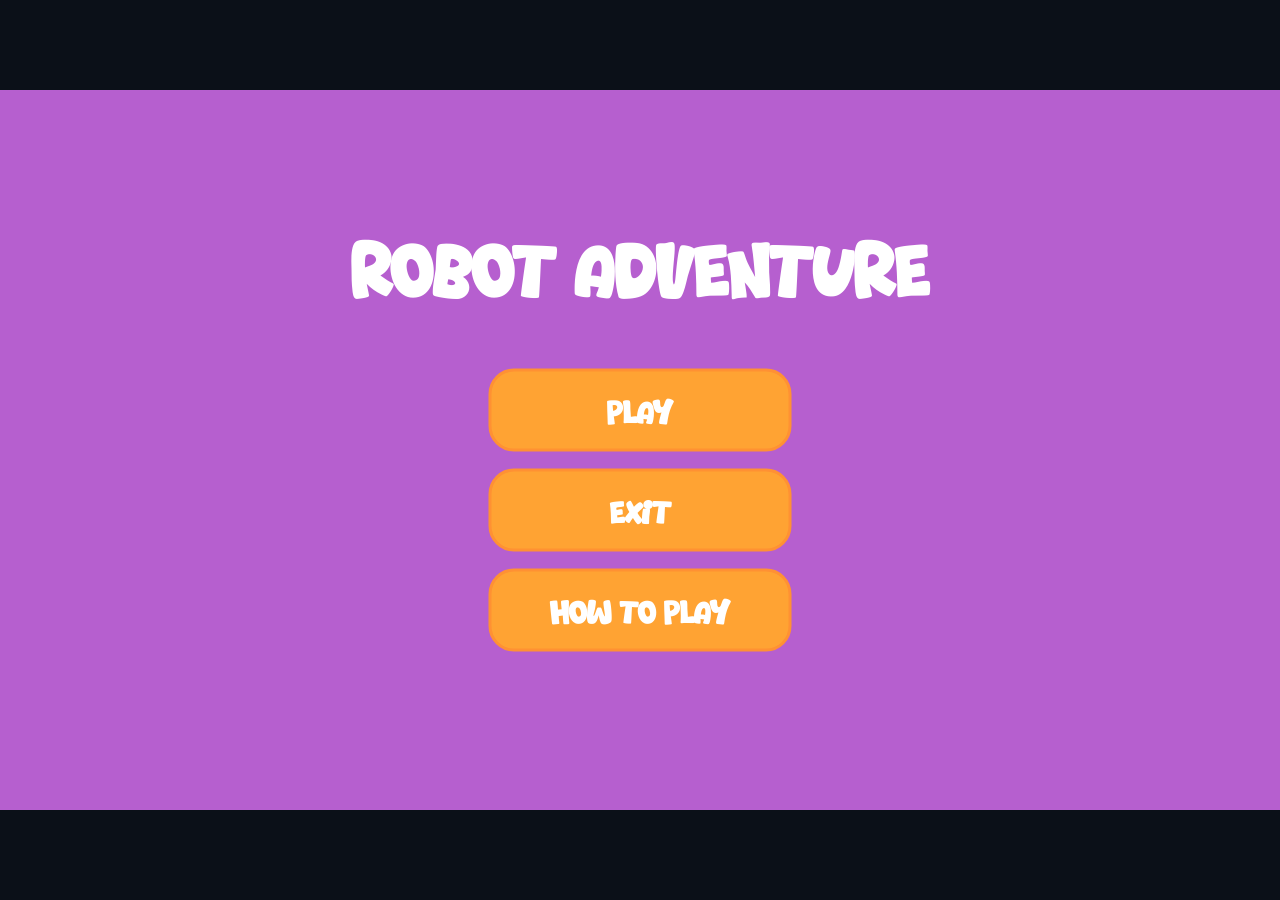
<file: jogo/index.html>
<!DOCTYPE html>
<html lang="en">
<head>
  <meta charset="UTF-8">
  <meta name="viewport" content="width=device-width, initial-scale=1.0">
  <title>Robot Adventure</title>
  <link rel="stylesheet" href="style.css">
</head>
<body>
  <main class="game-shell">
    <canvas id="game" width="1280" height="720" aria-label="Robot Adventure game"></canvas>
  </main>
  <script src="game.js"></script>
</body>
</html>
</file>
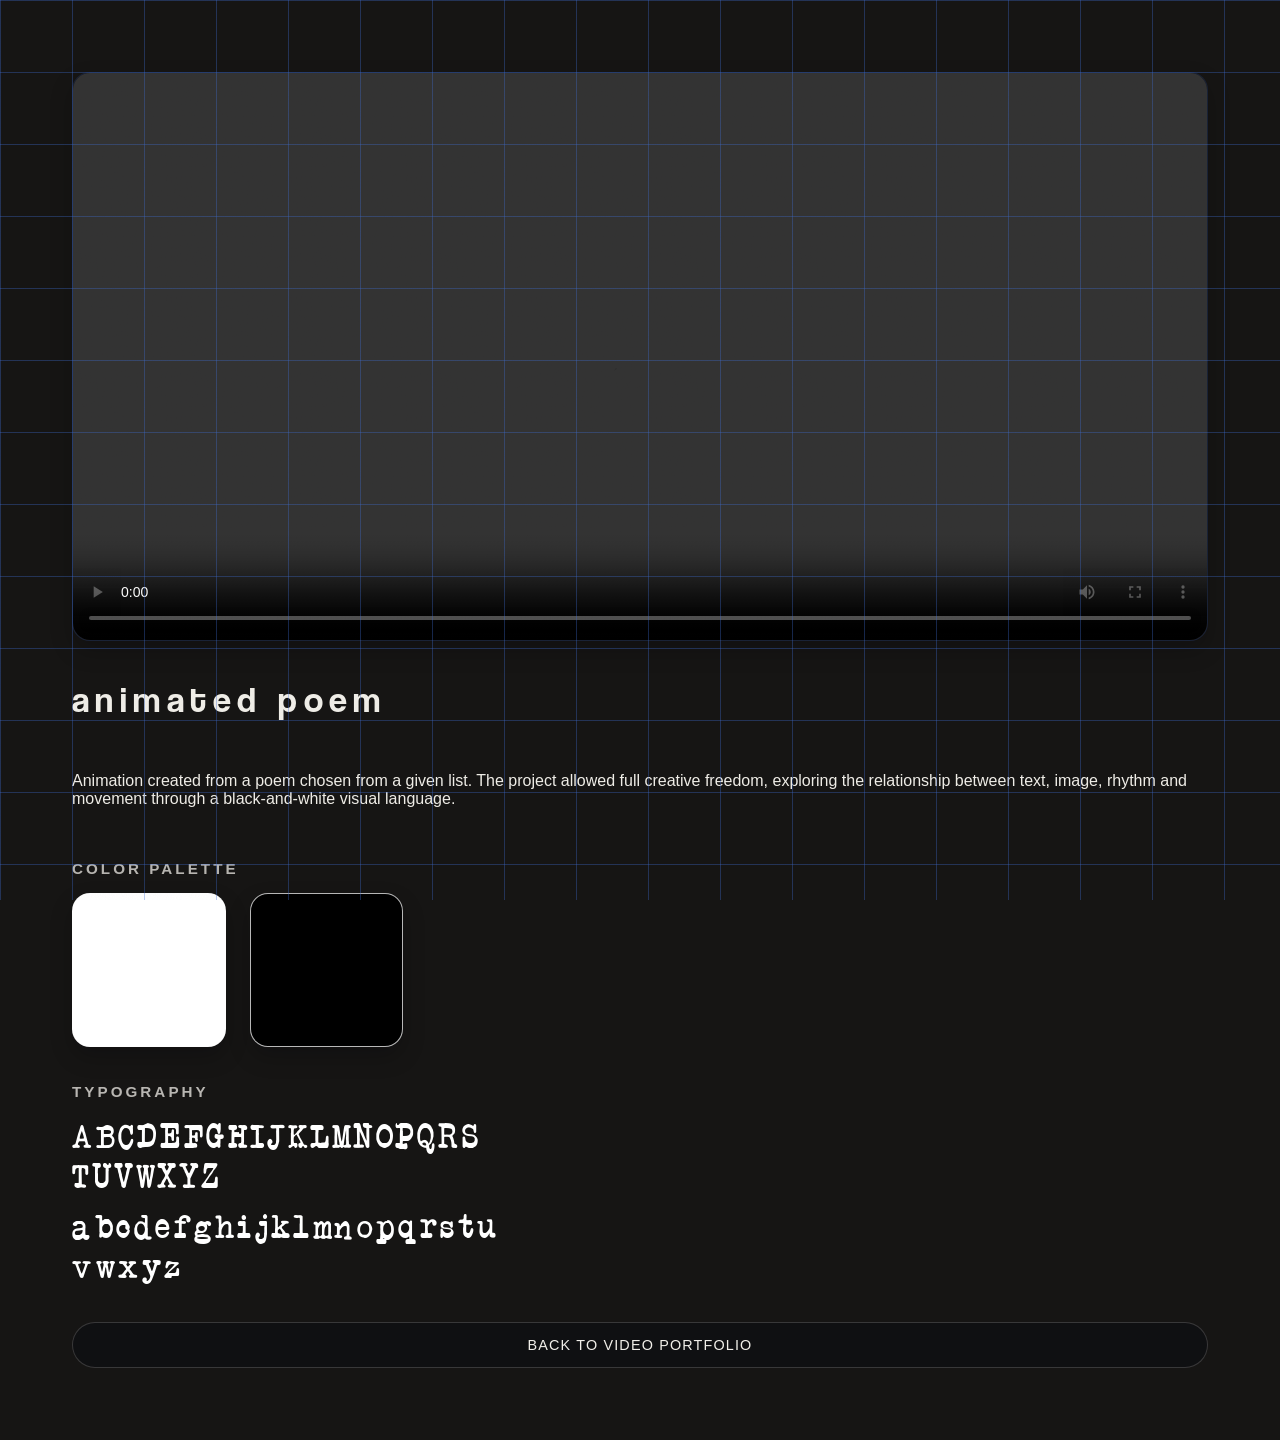
<file: video-projects/video-project-2/index.html>
<!DOCTYPE html>
<html lang="en">
<head>
    <meta charset="UTF-8">
    <meta name="viewport" content="width=device-width, initial-scale=1.0">
    <meta name="robots" content="noindex, nofollow">
    <title>animated poem · Joana Marques</title>
    <link rel="icon" type="image/png" href="../../icon/favicon-white.png?v=8">
    <link rel="stylesheet" href="../../index.css?v=61">
    <style>
        body {
            min-height: 100vh;
            display: grid;
            place-items: center;
            padding: clamp(24px, 6vw, 72px);
        }

        .video-placeholder-page {
            width: min(100%, 1240px);
            display: grid;
            gap: clamp(20px, 4vw, 36px);
        }

        .video-placeholder-page video {
            width: 100%;
            height: auto;
        }
    </style>
</head>
<body>
    <main class="video-placeholder-page">
        <video class="work-item__media" controls preload="metadata" playsinline data-pause-when-hidden aria-label="animated poem video">
            <source src="Meta3_JoanaMarques.mp4" type="video/mp4">
            Your browser does not support the video tag.
        </video>
        <h1 class="work-item__title">animated poem</h1>
        <p class="work-item__description">Animation created from a poem chosen from a given list. The project allowed full creative freedom, exploring the relationship between text, image, rhythm and movement through a black-and-white visual language.</p>
        <section class="work-item__section" aria-labelledby="animated-poem-palette-page">
            <h2 class="work-item__subhead" id="animated-poem-palette-page">Color palette</h2>
            <div class="work-item__palette-grid work-item__palette-grid--compact" aria-label="animated poem color palette">
                <span class="work-item__palette-square work-item__palette-square--p3-white" title="#FFFFFF" aria-hidden="true"></span>
                <span class="work-item__palette-square work-item__palette-square--p3-black" title="#000000" aria-hidden="true"></span>
            </div>
        </section>
        <section class="work-item__section" aria-labelledby="animated-poem-typography-page">
            <h2 class="work-item__subhead" id="animated-poem-typography-page">Typography</h2>
            <div class="work-item__type-specimen work-item__type-specimen--animated-poem">
                <span class="work-item__type-alphabet">ABCDEFGHIJKLMNOPQRSTUVWXYZ</span>
                <span class="work-item__type-alphabet work-item__type-alphabet--lower">abcdefghijklmnopqrstuvwxyz</span>
            </div>
        </section>
        <a class="work-item__project-link" href="../../video/">back to video portfolio</a>
    </main>
    <script>
        const pauseWhenHiddenVideos = [...document.querySelectorAll("video[data-pause-when-hidden]")];
        const pauseHiddenVideos = () => {
            pauseWhenHiddenVideos.forEach((video) => {
                const rect = video.getBoundingClientRect();
                const visible = rect.bottom > 0 && rect.right > 0 && rect.top < window.innerHeight && rect.left < window.innerWidth;
                if (!visible || document.hidden) {
                    video.pause();
                }
            });
        };

        if ("IntersectionObserver" in window) {
            const observer = new IntersectionObserver((entries) => {
                entries.forEach((entry) => {
                    if (!entry.isIntersecting || document.hidden) {
                        entry.target.pause();
                    }
                });
            });
            pauseWhenHiddenVideos.forEach((video) => observer.observe(video));
        }

        window.addEventListener("scroll", pauseHiddenVideos, { passive: true });
        window.addEventListener("resize", pauseHiddenVideos);
        document.addEventListener("visibilitychange", pauseHiddenVideos);
    </script>
</body>
</html>
</file>
<file: jogo/style.css>
@font-face {
  font-family: "Halo Dek";
  src: url("jogo_processing/data/Halo%20Dek.ttf") format("truetype");
  font-display: swap;
}

* {
  box-sizing: border-box;
}

html,
body {
  width: 100%;
  height: 100%;
  margin: 0;
  overflow: hidden;
  background: #0b1018;
}

body {
  display: grid;
  place-items: center;
  font-family: "Halo Dek", Arial, sans-serif;
}

.game-shell {
  width: 100vw;
  height: 100vh;
  display: grid;
  place-items: center;
  background: #82a263;
}

canvas {
  width: 100%;
  height: 100%;
  display: block;
  image-rendering: auto;
  outline: none;
}
</file>
<file: index.css>
@font-face {
  font-family: "Coolvetica";
  src: url("fontes/Coolvetica Rg.otf") format("opentype");
  font-weight: 400;
  font-style: normal;
  font-display: swap;
}

@font-face {
  font-family: "Sora";
  src: url("fontes/Sora-VariableFont_wght - cópia.ttf") format("truetype");
  font-weight: 100 800;
  font-style: normal;
  font-display: swap;
}

@font-face {
  font-family: "Another Typewriter";
  src: url("fontes/atwriter.ttf") format("truetype");
  font-weight: 400;
  font-style: normal;
  font-display: swap;
}

*,
*::before,
*::after {
  box-sizing: border-box;
}

:root {
  --cream: #f1efe9;
  --cream-deep: #e5e2da;
  --page-bg: #161514;
  --ink: #f1efe9;
  --ink-soft: rgba(241, 239, 233, 0.74);
  --accent: #f28a2e;
  --panel: #f4f1ea;
  --blue: #3f6ed6;
  --grid-line: rgba(63, 110, 214, 0.35);
  --header-bg: rgba(9, 12, 18, 0.92);
  --header-border: rgba(63, 110, 214, 0.25);
  --grid-size: 72px;
  --line-offset: clamp(14px, 3vw, 48px);
  --grid-opacity: 1;
  --grid-scale: 1;
  --noise-opacity: 0.2;
  --intro-overlay-opacity: 0;
  --intro-overlay-bg: 0;
  --header-reveal: 1;
  --header-translate: 0px;
  --cursor-rgb: 242, 138, 46;
  --cursor-square-rotation: 0deg;
  --cursor-square-x: 50vw;
  --cursor-square-y: 50vh;
  --cursor-dot-x: 50vw;
  --cursor-dot-y: 50vh;
}

html {
  scroll-behavior: smooth;
}

body {
  margin: 0;
  min-height: 100%;
  font-family: "Work Sans", "Helvetica Neue", Arial, sans-serif;
  color: var(--ink);
  background-color: var(--page-bg, var(--cream));
  position: relative;
  overflow-x: hidden;
  cursor: default;
  transition: background-color 1.2s ease, color 1.2s ease;
}

a,
button {
  cursor: pointer;
}

body.story-active {
  overflow: hidden;
  touch-action: none;
  overscroll-behavior: none;
}

body::after {
  content: "";
  position: fixed;
  inset: 0;
  background-image:
    linear-gradient(to right, var(--grid-line) 1px, transparent 1px),
    linear-gradient(to bottom, var(--grid-line) 1px, transparent 1px);
  background-size: var(--grid-size) var(--grid-size);
  background-position:
    var(--grid-shift-x, 0px) var(--grid-shift-y, 0px),
    var(--grid-shift-x, 0px) var(--grid-shift-y, 0px);
  pointer-events: none;
  z-index: 0;
  transition: background-size 0.7s ease, opacity 0.45s ease;
  opacity: var(--grid-opacity, 1);
  transform: scale(var(--grid-scale, 1));
  transform-origin: center;
  will-change: background-position, transform, opacity;
}

body.grid-pulse::after {
  animation: gridPulse 0.9s ease-out;
}

body.grid-accent::after {
  --grid-line: rgba(242, 138, 46, 0.55);
}

body.grid-zoomed::after {
  --grid-size: 110px;
}

body.work-focus {
  --cursor-rgb: 63, 110, 214;
  --cursor-square-rotation: 90deg;
  --grid-opacity: 0.55;
  overscroll-behavior-y: none;
}

body::before {
  content: "";
  position: fixed;
  inset: 0;
  background-image: url("[data-uri]");
  opacity: var(--noise-opacity, 0.2);
  mix-blend-mode: multiply;
  pointer-events: none;
  z-index: 1;
  will-change: opacity;
}

.page {
  transition: opacity 0.7s ease, transform 0.7s ease;
}

body.intro-active .page {
  opacity: 0;
  transform: translateY(18px);
  pointer-events: none;
}

body.intro-loading .page {
  opacity: 0;
  transform: translateY(18px);
  pointer-events: none;
}

body.intro-complete .page {
  opacity: 1;
  transform: none;
  pointer-events: auto;
}

.intro-arrow {
  position: fixed;
  left: 50%;
  bottom: clamp(20px, 4vw, 36px);
  width: 42px;
  height: 42px;
  display: grid;
  place-items: center;
  color: var(--accent);
  opacity: 0;
  transform: translate(-50%, 12px);
  transition: opacity 0.5s ease, transform 0.5s ease;
  pointer-events: none;
  z-index: 5;
}

.intro-arrow svg {
  width: 28px;
  height: 28px;
  fill: none;
  stroke: currentColor;
  stroke-width: 1.6;
  stroke-linecap: round;
  stroke-linejoin: round;
}

body.intro-active .intro-arrow {
  opacity: 1;
  transform: translate(-50%, 0);
  animation: introArrowFloat 1.6s ease-in-out infinite;
}

body.intro-complete .intro-arrow {
  opacity: 0;
  transform: translate(-50%, 12px);
}

.intro-overlay {
  position: fixed;
  inset: 0;
  display: grid;
  place-items: center;
  z-index: 4;
  opacity: var(--intro-overlay-opacity, 0);
  pointer-events: none;
}

.intro-overlay::before {
  content: "";
  position: absolute;
  inset: 0;
  background: var(--page-bg);
  opacity: var(--intro-overlay-bg, 0);
}

body.intro-loading .intro-overlay {
  opacity: 1;
}

body.intro-loading .intro-overlay::before {
  opacity: 1;
}

.intro-overlay__stage {
  position: relative;
  display: grid;
  place-items: center;
  min-height: clamp(120px, 30vh, 220px);
  --intro-word-half: 0px;
  --intro-progress: 0;
  z-index: 1;
  transform: translateX(0.1em);
}

.intro-counter {
  position: absolute;
  inset: 50% auto auto 50%;
  display: inline-flex;
  align-items: baseline;
  gap: 4px;
  font-family: "Work Sans", "Helvetica Neue", Arial, sans-serif;
  font-size: clamp(18px, 2.4vw, 30px);
  font-weight: 500;
  letter-spacing: 0.22em;
  line-height: 1;
  color: var(--ink);
  opacity: 0;
  transform: translate(-50%, calc(-50% + 8px));
  transition: opacity 0.25s ease, transform 0.25s ease;
  z-index: 4;
}

.intro-counter__value {
  min-width: 2.8ch;
  text-align: right;
}

.intro-counter__suffix {
  font-size: 1em;
  letter-spacing: 0.08em;
  transform: none;
}

body.intro-loading .intro-counter {
  opacity: 1;
  transform: translate(-50%, -50%);
}

body.intro-loading.intro-loading-word-visible .intro-counter {
  opacity: 0;
  transform: translate(-50%, calc(-50% - 10px));
}

body.intro-loading .intro-word,
body.intro-loading .intro-line {
  opacity: 0 !important;
  visibility: hidden !important;
}

body.intro-loading.intro-loading-word-visible .intro-word {
  opacity: 1 !important;
  visibility: visible !important;
}

.intro-word {
  display: inline-block;
  font-family: "Coolvetica", "Helvetica Neue", Arial, sans-serif;
  font-size: clamp(42px, 8vw, 120px);
  letter-spacing: 0.2em;
  text-transform: uppercase;
  color: var(--ink);
  z-index: 1;
  opacity: 1;
  transition: opacity 0.42s ease;
  clip-path: inset(
    0
    calc(var(--intro-progress, 0) * 50%)
    0
    calc(var(--intro-progress, 0) * 50%)
  );
}

.intro-line {
  position: absolute;
  top: 50%;
  left: 50%;
  width: var(--intro-line-width, 2px);
  height: var(--intro-line-height, clamp(80px, 18vh, 200px));
  background: var(--ink);
  box-shadow: none;
  opacity: 0;
  visibility: hidden;
  z-index: 2;
  transition: opacity 0.2s ease;
  transform: translate(-50%, -50%)
    translateX(
      calc(
        (var(--intro-line-offset, 0px) * (1 - var(--intro-progress, 0))) +
          var(--intro-line-edge-shift, 0px)
      )
    );
}

.intro-line--merge {
  width: var(--intro-merge-width, 2px);
  height: var(--intro-merge-height, var(--intro-line-height, clamp(80px, 18vh, 200px)));
  background: rgba(241, 239, 233, var(--intro-merge-fill-alpha, 1));
  box-shadow: 0 0 0 var(--intro-merge-border, 0px)
    rgba(63, 110, 214, var(--intro-merge-border-alpha, 0));
  opacity: 0;
  visibility: hidden;
  z-index: 3;
  animation: introJitter 0.08s steps(2, end) infinite;
  will-change: transform;
}

body.intro-ready .intro-line {
  visibility: visible;
  opacity: var(--intro-lines-opacity, 0);
}

body.intro-ready .intro-line--merge {
  visibility: hidden;
  opacity: 0;
}

body.intro-merge .intro-line--left,
body.intro-merge .intro-line--right {
  opacity: 0;
}

body.intro-merge .intro-line--merge {
  visibility: visible;
  opacity: var(--intro-merge-opacity, 1);
}


.page {
  position: relative;
  z-index: 2;
  display: flex;
  flex-direction: column;
  gap: clamp(48px, 8vw, 120px);
  padding-bottom: 0;
}

.cursor-square {
  position: fixed;
  top: 0;
  left: 0;
  width: 22px;
  height: 22px;
  transform: translate3d(
    calc(var(--cursor-square-x, 50vw) - 50%),
    calc(var(--cursor-square-y, 50vh) - 50%),
    0
  );
  pointer-events: none;
  z-index: 7;
  will-change: transform;
}

body.intro-loading .cursor-square,
body.intro-loading .cursor-dot {
  opacity: 0;
}

.cursor-square::before {
  content: "";
  position: absolute;
  inset: 0;
  border: 1px solid rgba(var(--cursor-rgb), 0.85);
  background: rgba(var(--cursor-rgb), 0.08);
  transform: rotate(var(--cursor-square-rotation));
  transform-origin: center;
  transition:
    transform 0.35s ease,
    border-color 0.25s ease,
    background-color 0.25s ease;
}

.cursor-dot {
  position: fixed;
  top: 0;
  left: 0;
  width: 6px;
  height: 6px;
  border-radius: 999px;
  background: rgba(var(--cursor-rgb), 1);
  box-shadow: 0 0 16px rgba(var(--cursor-rgb), 0.35);
  transform: translate3d(
    calc(var(--cursor-dot-x, 50vw) - 50%),
    calc(var(--cursor-dot-y, 50vh) - 50%),
    0
  );
  pointer-events: none;
  z-index: 8;
  will-change: transform;
  transition: background-color 0.25s ease, box-shadow 0.25s ease;
}

@media (hover: none) {
  .cursor-square,
  .cursor-dot {
    display: none;
  }
}

.fullscreen-toggle {
  position: fixed;
  right: clamp(16px, 3vw, 40px);
  bottom: clamp(16px, 3vw, 40px);
  width: 42px;
  height: 42px;
  border: 0;
  background: transparent;
  display: grid;
  place-items: center;
  padding: 0;
  color: var(--blue);
  z-index: 5;
  cursor: pointer;
  transition: transform 0.2s ease, opacity 0.2s ease;
}

.fullscreen-toggle svg {
  width: 24px;
  height: 24px;
  fill: none;
  stroke: currentColor;
  stroke-width: 1.6;
  stroke-linecap: round;
  stroke-linejoin: round;
}

.fullscreen-toggle__icon {
  transition: opacity 0.18s ease, transform 0.18s ease;
  transform-origin: center;
}

.fullscreen-toggle__icon--exit,
.fullscreen-toggle.is-fullscreen .fullscreen-toggle__icon--enter {
  opacity: 0;
  transform: scale(0.82);
}

.fullscreen-toggle.is-fullscreen .fullscreen-toggle__icon--exit {
  opacity: 1;
  transform: scale(1);
}

.fullscreen-toggle:hover {
  transform: translateY(-1px) scale(1.03);
}

.fullscreen-toggle:focus-visible {
  outline: 2px solid rgba(91, 124, 153, 0.4);
  outline-offset: 2px;
}

@media (max-width: 900px), (pointer: coarse), (hover: none) {
  .fullscreen-toggle {
    display: none !important;
  }
}

.site-header {
  position: absolute;
  top: 0;
  left: 0;
  right: 0;
  z-index: 6;
  padding: clamp(16px, 3vw, 32px) 0;
  display: flex;
  justify-content: center;
  pointer-events: none;
  --bar-width: min(1200px, 96vw);
  --bar-gap: calc((100vw - var(--bar-width)) / 2);
}

.js-enabled .site-header {
  transform: translateY(var(--header-translate, 0px));
  opacity: var(--header-reveal, 1);
  will-change: transform, opacity;
}

body.header-visible .site-header {
  pointer-events: auto;
}
.site-bar {
  pointer-events: auto;
  display: flex;
  align-items: center;
  justify-content: space-between;
  width: var(--bar-width);
  min-height: clamp(48px, 6vw, 64px);
  padding: clamp(10px, 1.8vw, 16px) clamp(20px, 4vw, 48px);
  background: var(--header-bg);
  border: 1px solid var(--header-border);
  border-radius: 75px;
  box-shadow: 0 18px 40px rgba(5, 8, 14, 0.45);
  backdrop-filter: blur(10px);
}

.site-brand {
  font-family: "Montserrat", "Helvetica Neue", Arial, sans-serif;
  font-size: 0.8rem;
  letter-spacing: 0.3em;
  text-transform: uppercase;
  color: var(--ink-soft);
}

.site-actions {
  margin-left: auto;
  display: flex;
  align-items: center;
  justify-content: flex-end;
  gap: clamp(16px, 3vw, 36px);
  flex-wrap: wrap;
}

.site-nav {
  display: flex;
  align-items: center;
  justify-content: center;
  gap: clamp(18px, 4vw, 42px);
  font-family: "Work Sans", "Helvetica Neue", Arial, sans-serif;
  font-size: 0.75rem;
  letter-spacing: 0.28em;
  line-height: 1;
  text-transform: uppercase;
}

.lang-switch {
  position: absolute;
  top: 50%;
  right: calc(var(--bar-gap) / 2 - 170px);
  transform: translate(-10px, -50%);
  pointer-events: auto;
  z-index: 7;
  display: inline-flex;
  align-items: center;
  gap: 10px;
  font-family: "Work Sans", "Helvetica Neue", Arial, sans-serif;
  font-size: 0.7rem;
  letter-spacing: 0.24em;
  line-height: 1;
  text-transform: uppercase;
  color: var(--ink-soft);
}

.lang-switch__button {
  border: 0;
  padding: 0;
  background: transparent;
  color: inherit;
  font: inherit;
  letter-spacing: inherit;
  cursor: pointer;
  opacity: 0.65;
  transition: opacity 0.2s ease, color 0.2s ease, transform 0.2s ease;
}

.lang-switch__button:hover,
.lang-switch__button:focus-visible {
  opacity: 1;
  color: var(--ink);
  transform: translateY(-1px);
}

.lang-switch__button.is-active {
  opacity: 1;
  color: var(--accent);
}

.lang-switch__divider {
  opacity: 0.45;
}

.site-nav a {
  display: inline-flex;
  align-items: center;
  color: var(--ink);
  opacity: 0.78;
  text-decoration: none;
  font-weight: 400;
  transition: transform 0.22s ease, opacity 0.2s ease, font-weight 0.25s ease;
  transition-delay: 0s;
  position: relative;
  min-height: 24px;
  padding: 6px 0;
}

.site-nav a:hover {
  transform: translateY(-1px) scale(1.05);
  transition-delay: 0.08s;
  font-weight: 500;
  opacity: 1;
}

.site-nav a::after {
  content: "";
  position: absolute;
  left: 0;
  bottom: 0;
  width: 100%;
  height: 1px;
  background: currentColor;
  transform: scaleX(0);
  transform-origin: left;
  transition: transform 0.24s ease, height 0.24s ease;
  opacity: 0.7;
  pointer-events: none;
}

.site-nav a:hover::after,
.site-nav a:focus-visible::after {
  transform: scaleX(1);
  height: 2px;
  transition-delay: 0.08s;
}

.hero {
  min-height: 100vh;
  padding: clamp(32px, 7vw, 120px);
  display: flex;
  flex-direction: column;
  justify-content: center;
  align-items: center;
  text-align: center;
  gap: 16px;
  animation: heroDrift 18s ease-in-out infinite;
  will-change: transform;
}

.hero__name {
  font-family: "Coolvetica", "Helvetica Neue", Arial, sans-serif;
  font-size: clamp(48px, 10vw, 132px);
  font-weight: 550;
  margin: 0;
  letter-spacing: 0.02em;
  line-height: 0.92;
  color: var(--blue);
  animation: fadeUp 1.2s ease-out both;
  text-transform: uppercase;
  --cursor-x: 0px;
  --cursor-y: 0px;
  --hero-reveal: 1;
  --hero-line-offset: 0px;
  --hero-line-height: 0px;
  --hero-line-opacity: 0;
  --hero-clip-bleed: 0.22em;
  position: relative;
  display: block;
  width: 100%;
  max-width: 100%;
  clip-path: inset(
    calc(-1 * var(--hero-clip-bleed, 0em))
    calc((1 - var(--hero-reveal, 1)) * 50%)
    calc(-1 * var(--hero-clip-bleed, 0em))
    calc((1 - var(--hero-reveal, 1)) * 50%)
  );
}

.hero__name,
.hero__name * {
  cursor: default;
}

.hero__name-line {
  display: block;
  transform: translate3d(var(--line-shift, 0px), 0, 0) scaleX(1.08);
  transform-origin: center;
  will-change: transform;
}

.hero__name-line--chunky {
  font-family: inherit;
  color: var(--ink-soft);
}

.hero__name-line--montana {
  font-family: inherit;
  color: var(--blue);
  font-size: 1em;
  margin-left: 0;
  margin-top: 0.25em;
  -webkit-text-stroke: 0;
  text-shadow: none;
  paint-order: stroke fill;
}

.hero__name-line--montana .letter__glyph {
  -webkit-text-stroke: 0;
  text-shadow: none;
}

.hero__name-wrap {
  display: inline-block;
  transform: translate3d(var(--cursor-x), var(--cursor-y), 0);
  will-change: transform;
}

.hero__name::before,
.hero__name::after {
  content: "";
  position: absolute;
  top: 50%;
  width: 2px;
  height: var(--hero-line-height, 0px);
  background: var(--ink);
  opacity: var(--hero-line-opacity, 0);
  transform: translate(-50%, -50%)
    translateX(calc(var(--hero-line-offset) * var(--hero-reveal, 1) * var(--hero-line-sign)));
  transition: opacity 0.3s ease;
  pointer-events: none;
}

.hero__name::before {
  --hero-line-sign: -1;
}

.hero__name::after {
  --hero-line-sign: 1;
}

.hero__name .letter {
  display: inline-block;
  animation: letterFloat var(--float-duration, 5.8s) ease-in-out infinite;
  animation-delay: var(--float-delay, 0s);
  transform-origin: 50% 70%;
  opacity: var(--letter-opacity, 1);
  transition: opacity 0.2s ease;
  will-change: transform;
}

.hero__name .letter__inner {
  display: inline-block;
  transform-origin: 50% 70%;
  will-change: transform;
}

.hero__name .letter__glyph {
  display: inline-block;
  transition: transform 0.25s ease, filter 0.2s ease;
  filter: blur(var(--letter-blur, 0px));
  animation: letterReveal 0.5s ease-out both;
  animation-delay: var(--reveal-delay, 0s);
}

.hero__name .letter:hover .letter__glyph {
  transform: translateY(-2px) rotate(-0.6deg) scale(1.01);
}

.hero__name .letter--space,
.hero__name .letter--space .letter__inner {
  animation: none;
}

.hero__name .letter--space .letter__glyph {
  animation: none;
}

.panel {
  min-height: 75vh;
  padding: clamp(32px, 6vw, 110px);
  display: flex;
  align-items: center;
  justify-content: center;
}

.panel__content {
  max-width: 560px;
  text-align: left;
  animation: reveal 1s ease-out both;
}

#about .panel__content {
  max-width: min(1200px, 92vw);
  width: 100%;
}

#work .panel__content {
  max-width: none;
  width: 100%;
}

.js-enabled #work .panel__content {
  animation: none;
}

#work.panel {
  justify-content: flex-end;
}

.panel__content h2 {
  font-family: "Blue Screen", "Helvetica Neue", Arial, sans-serif;
  font-size: clamp(28px, 4vw, 48px);
  font-weight: 400;
  color: var(--blue);
  margin: 0 0 12px;
}

.work-layout {
  display: grid;
}

.work-header {
  display: grid;
  grid-template-columns: 1fr;
  justify-items: center;
  text-align: center;
  margin-right: 0;
  transform: none;
}

.work-body {
  display: grid;
  text-align: center;
  justify-items: center;
}

.panel__content .work-title {
  position: relative;
  display: block;
  text-align: center;
  font-family: "Montserrat", "Helvetica Neue", Arial, sans-serif;
  font-size: clamp(32px, 5vw, 68px);
  letter-spacing: 0.2em;
  text-transform: uppercase;
  font-weight: 700;
  color: var(--accent);
  margin: 0 0 12px;
}

.work-divider {
  display: none;
  height: 1px;
  width: min(520px, 70vw);
  margin: 0 0 20px;
  position: relative;
  left: 50%;
  --divider-shift: 0px;
  transform: translateX(-50%);
  background: rgba(241, 239, 233, 0.35);
}

.js-enabled .work-divider {
  opacity: 0;
  transform: translateX(calc(-50% + var(--divider-shift, 0px)))
    translateY(10px)
    scaleX(0);
  transform-origin: left;
}

.js-enabled #work.is-visible .work-divider {
  animation: workDividerReveal 0.55s ease-out 0.95s both;
}

.js-enabled .work-title {
  opacity: 0;
  transform: translateY(28px) scale(0.98);
  letter-spacing: 0.35em;
  filter: blur(8px);
  will-change: transform, opacity, filter;
}

.js-enabled .work-title.is-visible {
  animation: workTitleReveal 0.85s cubic-bezier(0.22, 1, 0.36, 1) both;
}

.work-text {
  position: relative;
  display: inline-block;
  color: inherit;
}

#work .work-intro {
  max-width: 52ch;
  margin: 0 auto;
  padding-top: 20px;
  text-align: center;
  font-size: 1.45rem;
  line-height: 1.65;
}

.js-enabled .work-intro {
  opacity: 0;
  transform: translateY(18px);
  filter: blur(5px);
  will-change: transform, opacity, filter;
}

.js-enabled #work.is-visible .work-intro {
  animation: workIntroReveal 0.7s ease-out 0.22s both;
}

.identity-panel {
  justify-content: center;
}

.identity-layout {
  display: grid;
  grid-template-columns: minmax(260px, 0.8fr) minmax(360px, 1.2fr);
  align-items: start;
  justify-items: start;
  text-align: left;
  gap: clamp(24px, 6vw, 72px);
  margin: 0;
}

.identity-panel .identity-title {
  position: relative;
  display: inline-block;
  color: var(--accent);
  font-family: "Montserrat", "Helvetica Neue", Arial, sans-serif;
  font-size: clamp(32px, 5vw, 68px);
  letter-spacing: 0.2em;
  text-transform: uppercase;
  font-weight: 700;
  margin: 0;
}

.identity-photo-frame {
  width: 100%;
  max-width: 380px;
  aspect-ratio: 4 / 5;
  border-radius: 55px;
  position: relative;
  overflow: hidden;
  background: linear-gradient(135deg, rgba(20, 36, 58, 0.95), rgba(9, 12, 18, 0.98));
  border: 1px solid rgba(63, 110, 214, 0.25);
  box-shadow: 0 22px 48px rgba(5, 8, 14, 0.55);
}

.identity-photo {
  --identity-photo-zoom: 1.12;
  --identity-photo-parallax: 0px;
  position: absolute;
  inset: 0;
  width: 100%;
  height: 100%;
  object-fit: cover;
  object-position: 58% 38%;
  transform: translate3d(0, var(--identity-photo-parallax), 0) scale(var(--identity-photo-zoom));
  transform-origin: center;
  will-change: transform;
}

.identity-body {
  display: grid;
  grid-template-rows: auto auto 1fr auto;
  gap: clamp(12px, 1.8vw, 20px);
  max-width: 68ch;
  min-height: 475px;
  text-align: left;
  align-self: stretch;
  align-content: start;
}

@media (min-width: 901px) {
  #about .panel__content {
    max-width: min(1320px, 94vw);
  }

  .identity-layout {
    grid-template-columns: minmax(240px, 0.7fr) minmax(520px, 1.35fr);
    gap: clamp(24px, 4.8vw, 62px);
  }

  .identity-body {
    max-width: 78ch;
    transform: translateY(-28px);
  }
}

#about .identity-body p {
  margin: 0;
  font-size: clamp(1.22rem, 1.45vw, 1.42rem);
  line-height: 1.65;
  white-space: pre-line;
}

.identity-cv {
  margin-top: 0;
  align-self: end;
}

.identity-cv__link {
  display: inline-flex;
  align-items: center;
  justify-content: center;
  min-height: 46px;
  padding: 0.82rem 1.2rem;
  border: 1px solid transparent;
  border-radius: 999px;
  background: var(--accent);
  color: #161514;
  font-family: "Work Sans", "Helvetica Neue", Arial, sans-serif;
  font-size: 0.9rem;
  font-weight: 500;
  letter-spacing: 0.08em;
  text-transform: uppercase;
  text-decoration: none;
  transition:
    transform 0.22s cubic-bezier(0.22, 1, 0.36, 1),
    background-color 0.22s ease,
    border-color 0.22s ease,
    color 0.22s ease,
    box-shadow 0.22s ease;
}

.identity-cv__link:hover,
.identity-cv__link:focus-visible {
  transform: translateY(-2px);
  border-color: transparent;
  background: #ff9a41;
  box-shadow: 0 12px 24px rgba(5, 8, 14, 0.2);
  color: #161514;
}

.identity-divider {
  display: none;
  height: 1px;
  width: min(320px, 55vw);
  background: rgba(241, 239, 233, 0.35);
  justify-self: start;
  margin: 0;
  transform-origin: left;
}

.js-enabled .identity-divider {
  opacity: 0;
  transform: translateY(10px) scaleX(0);
}

.js-enabled .identity-panel.is-visible .identity-divider {
  animation: none;
}

.js-enabled .identity-panel .panel__content {
  animation: none;
}

.js-enabled .identity-panel .identity-photo-frame,
.js-enabled .identity-panel .identity-title,
.js-enabled .identity-panel .identity-body p,
.js-enabled .identity-panel .identity-cv {
  opacity: 0;
  transform: translateY(24px);
  transition: opacity 0.7s ease, transform 0.7s ease;
  will-change: transform, opacity;
}

.js-enabled .identity-panel .identity-photo-frame {
  transform:
    translate3d(0, 32px, 0)
    rotate(-1.5deg)
    scale(0.98);
  transition-delay: 0.05s;
}

.js-enabled .identity-panel .identity-title {
  transition-delay: 0.12s;
}

.js-enabled .identity-panel .identity-body p {
  transition-delay: 0.22s;
}

.js-enabled .identity-panel .identity-cv {
  transition-delay: 0.3s;
}

.js-enabled .identity-panel.is-visible .identity-photo-frame,
.js-enabled .identity-panel.is-visible .identity-title,
.js-enabled .identity-panel.is-visible .identity-body p,
.js-enabled .identity-panel.is-visible .identity-cv {
  opacity: 1;
  transform: translateY(0);
}

.js-enabled .identity-panel.is-visible .identity-photo-frame {
  transform:
    translate3d(0, 0, 0)
    rotate(0deg)
    scale(1);
}

.tools-panel {
  min-height: 0;
  margin-top: clamp(-42px, -5vw, -22px);
  padding-top: 0;
  padding-bottom: clamp(34px, 7vw, 88px);
}

#tools .panel__content {
  max-width: min(1200px, 92vw);
  width: 100%;
}

.tools-layout {
  width: 100%;
  display: grid;
  gap: clamp(6px, 1.2vw, 14px);
  justify-items: center;
  text-align: center;
}

.tools-header {
  display: grid;
  gap: 4px;
  justify-items: center;
  max-width: none;
}

.tools-intro {
  margin-top: clamp(12px, 2vw, 24px);
  max-width: none;
  white-space: nowrap;
  font-family: "Blue Screen", "Helvetica Neue", Arial, sans-serif;
  font-size: clamp(0.9rem, 1.5vw, 1.05rem);
  letter-spacing: 0.18em;
  text-transform: lowercase;
  line-height: 1.25;
  color: var(--ink-soft);
}

.tool-dock {
  width: 100%;
  display: flex;
  justify-content: center;
  overflow: visible;
  padding-top: clamp(4px, 1vw, 10px);
  padding-bottom: clamp(18px, 3vw, 30px);
}

.tool-dock__frame {
  width: max-content;
  max-width: 100%;
  padding-top: 46px;
  overflow-x: auto;
  overflow-y: visible;
  scrollbar-width: none;
}

.tool-dock__frame::-webkit-scrollbar {
  display: none;
}

.tool-dock__list {
  position: relative;
  display: flex;
  align-items: end;
  gap: clamp(10px, 1.8vw, 18px);
  margin: 0;
  padding: clamp(10px, 1.8vw, 16px) clamp(18px, 3vw, 28px) clamp(16px, 2.4vw, 22px);
  list-style: none;
  border-radius: 48px;
  border: 1px solid rgba(241, 239, 233, 0.14);
  background:
    linear-gradient(180deg, rgba(241, 239, 233, 0.14), rgba(241, 239, 233, 0.04)),
    rgba(9, 12, 18, 0.55);
  box-shadow:
    0 28px 58px rgba(5, 8, 14, 0.34),
    inset 0 1px 0 rgba(255, 255, 255, 0.08);
  backdrop-filter: blur(18px);
  -webkit-backdrop-filter: blur(18px);
}

.tool-dock__list::before {
  content: "";
  position: absolute;
  inset: 1px 1px auto;
  height: 48%;
  border-radius: 31px 31px 20px 20px;
  background: linear-gradient(180deg, rgba(255, 255, 255, 0.18), rgba(255, 255, 255, 0.02));
  pointer-events: none;
}

.tool-dock__item {
  position: relative;
  width: clamp(56px, 6vw, 76px);
  height: clamp(56px, 6vw, 76px);
  transform: translateY(0) scale(1);
  transform-origin: center bottom;
  transition:
    transform 0.14s cubic-bezier(0.22, 1, 0.36, 1),
    opacity 0.28s ease,
    filter 0.28s ease;
  will-change: transform, opacity, filter;
}

.tool-dock__item::before {
  content: attr(data-app);
  position: absolute;
  left: 50%;
  bottom: calc(100% + 12px);
  padding: 7px 12px;
  border-radius: 999px;
  background: rgba(7, 10, 15, 0.96);
  border: 1px solid rgba(255, 255, 255, 0.22);
  color: #fff;
  font-family: "Work Sans", "Helvetica Neue", Arial, sans-serif;
  font-size: 0.72rem;
  font-weight: 600;
  letter-spacing: 0.1em;
  text-transform: uppercase;
  white-space: nowrap;
  text-shadow: 0 1px 2px rgba(0, 0, 0, 0.45);
  box-shadow: 0 12px 26px rgba(4, 6, 10, 0.34);
  opacity: 0;
  transform: translate(-50%, 8px);
  transition: opacity 0.14s ease, transform 0.14s ease;
  pointer-events: none;
  z-index: 6;
}

.tool-dock__item::after {
  content: "";
  position: absolute;
  left: 50%;
  top: calc(100% + 8px);
  width: 72%;
  height: 14px;
  background: radial-gradient(circle, rgba(8, 10, 14, 0.38) 0%, rgba(8, 10, 14, 0) 75%);
  opacity: 0.42;
  filter: blur(10px);
  transform: translateX(-50%) scaleX(0.92);
  transition: opacity 0.14s ease, transform 0.14s ease;
  pointer-events: none;
}

.tool-dock__badge {
  position: relative;
  z-index: 1;
  display: grid;
  place-items: center;
  width: 100%;
  height: 100%;
  padding: 0;
  border-radius: 22px;
  border: 1px solid rgba(255, 255, 255, 0.18);
  background:
    linear-gradient(180deg, rgba(255, 255, 255, 0.16), rgba(255, 255, 255, 0.04)),
    rgba(10, 14, 22, 0.62);
  box-shadow:
    inset 0 1px 0 rgba(255, 255, 255, 0.18),
    0 14px 28px rgba(5, 8, 14, 0.3);
  overflow: hidden;
}

.tool-dock__icon {
  display: block;
  width: 100%;
  height: 100%;
  object-fit: contain;
  object-position: center;
  border-radius: 21px;
}

.tool-dock__icon--large {
  transform: scale(1.26);
  transform-origin: center;
}

.tool-dock__icon--phpstorm {
  transform: scale(1.26);
  transform-origin: center;
}

.tool-dock__icon--processing {
  transform: scale(1.24);
  transform-origin: center;
}

.tool-dock__icon--cover {
  object-fit: cover;
}

.js-enabled .tools-panel .panel__content {
  animation: none;
}

.js-enabled .tools-panel .tools-intro,
.js-enabled .tools-panel .tool-dock__item {
  opacity: 0;
  filter: blur(6px);
  transform: translateY(22px) scale(0.92);
}

.js-enabled .tools-panel .tools-intro {
  transition: opacity 0.7s ease, transform 0.7s ease, filter 0.7s ease;
  will-change: transform, opacity, filter;
}

.js-enabled .tools-panel .tools-intro {
  transition-delay: 0.12s;
}

.js-enabled .tools-panel .tool-dock__item {
  transition-delay: var(--dock-delay, 0s);
}

.js-enabled .tools-panel.is-visible .tools-intro,
.js-enabled .tools-panel.is-visible .tool-dock__item {
  opacity: 1;
  filter: blur(0);
  transform: translateY(0) scale(1);
}

.tools-panel.is-visible .tool-dock__list:hover .tool-dock__item {
  transition-delay: 0s;
}

.tools-panel.is-visible .tool-dock__item:hover,
.tools-panel.is-visible .tool-dock__item:focus-within {
  transform: translateY(-8px) scale(1.12);
  z-index: 3;
}

.tools-panel.is-visible .tool-dock__item:hover::before,
.tools-panel.is-visible .tool-dock__item:focus-within::before {
  opacity: 1;
  transform: translate(-50%, 0);
}

.tools-panel.is-visible .tool-dock__item:hover::after,
.tools-panel.is-visible .tool-dock__item:focus-within::after {
  opacity: 0.58;
  transform: translateX(-50%) scaleX(1.06);
}

.panel__content p {
  margin: 0;
  font-size: 1.1rem;
  line-height: 1.7;
  color: var(--ink-soft);
}

.work-items {
  margin-top: 160px;
  display: grid;
  grid-template-columns: repeat(2, minmax(0, 1fr));
  gap: clamp(24px, 4vw, 48px);
  max-width: 100%;
  justify-items: stretch;
  align-items: start;
  text-align: left;
}

.work-item + .work-item {
  margin-top: 0;
}

.work-item {
  margin: 0;
  display: grid;
  grid-template-columns: 1fr;
  row-gap: clamp(16px, 3vw, 28px);
  width: 100%;
  padding: clamp(16px, 3vw, 28px) clamp(28px, 4.6vw, 48px);
  border-radius: 20px;
  background: rgba(12, 14, 18, 0.55);
  border: 1px solid rgba(241, 239, 233, 0.08);
  box-shadow: 0 14px 30px rgba(3, 5, 9, 0.25);
  backdrop-filter: blur(6px);
  -webkit-backdrop-filter: blur(6px);
  position: relative;
  overflow: hidden;
  --work-parallax: 0px;
  --work-tilt-z: 0deg;
  --work-skew: 0deg;
}

.work-item:not(.is-open) {
  cursor: pointer;
}

.work-item:not(.is-open) .work-item__layout {
  min-height: 140px;
  align-content: center;
}

.work-item:not(.is-open) .work-item__header {
  min-height: 140px;
  align-items: center;
}

.work-item.is-open {
  grid-column: 1 / -1;
  width: min(1180px, 94vw);
  justify-self: center;
  padding-block: clamp(46px, 6vw, 72px);
  padding-inline: clamp(46px, 7.2vw, 96px);
  --work-shift: 0px;
  --work-offset: 0px;
  --work-parallax: 0px;
  --work-tilt-z: 0deg;
  --work-skew: 0deg;
}

body.work-focus .work-item:not(.is-open) {
  opacity: 0;
  visibility: hidden;
  pointer-events: none;
  transform: translate3d(0, 12px, 0) scale(0.98);
}

.work-item::before {
  content: "";
  position: absolute;
  inset: 0;
  border-radius: inherit;
  padding: 1px;
  background: linear-gradient(
    120deg,
    transparent 0%,
    rgba(242, 138, 46, 0.12) 45%,
    rgba(242, 138, 46, 0.38) 50%,
    transparent 60%
  );
  background-size: 240% 100%;
  background-position: -140% 0;
  opacity: 0;
  pointer-events: none;
  mix-blend-mode: screen;
  -webkit-mask: linear-gradient(#000 0 0) content-box, linear-gradient(#000 0 0);
  mask: linear-gradient(#000 0 0) content-box, linear-gradient(#000 0 0);
  -webkit-mask-composite: xor;
  mask-composite: exclude;
}

.work-item:hover::before,
.work-item:has(:focus-visible)::before {
  opacity: 1;
  animation: workSweep 0.9s ease;
}

.work-item::after {
  content: none;
}

.work-item.is-open .work-item__layout {
  justify-items: start;
  text-align: left;
  gap: clamp(28px, 4vw, 44px);
}

.work-item.is-open .work-item__header {
  width: 100%;
  justify-content: space-between;
  align-items: flex-start;
  gap: clamp(18px, 3vw, 34px);
}

.work-item.is-open .work-item__intro,
.work-item.is-open .work-item__description {
  text-align: left;
}

.work-item.is-open .work-item__intro {
  min-width: 0;
  max-width: min(100%, 34ch);
  gap: 12px;
}

.work-item.is-open .work-item__description {
  width: 100%;
  max-width: none;
  margin-top: 10px;
  line-height: 1.75;
}

.work-item.is-open .work-item__collaboration {
  width: 100%;
  max-width: none;
}

.js-enabled .work-item {
  opacity: 0;
  transform: translate3d(
      calc(var(--work-shift, 0px) * 0.25),
      calc(var(--work-offset, 0px) + var(--work-parallax, 0px) + 28px),
      0
    )
    scale(0.96)
    rotateZ(var(--work-tilt-z, 0deg))
    skewY(var(--work-skew, 0deg));
  will-change: transform, opacity;
}

.js-enabled .work-item.is-visible {
  animation: workJump 0.9s cubic-bezier(0.22, 1, 0.36, 1) both;
  animation-delay: var(--reveal-delay, 0s);
}

.js-enabled .work-item.is-visible.is-settled {
  animation: none;
  opacity: 1;
  transform: translate3d(
      var(--work-shift, 0px),
      calc(var(--work-offset, 0px) + var(--work-parallax, 0px)),
      0
    )
    scale(1)
    rotateZ(var(--work-tilt-z, 0deg))
    skewY(var(--work-skew, 0deg));
  transition: transform 0.22s ease, box-shadow 0.22s ease, border-color 0.22s ease,
    background-color 0.22s ease;
}

.js-enabled .work-item.is-visible.is-settled:not(.is-open):hover,
.js-enabled .work-item.is-visible.is-settled:not(.is-open):has(:focus-visible) {
  transform: translate3d(
      var(--work-shift, 0px),
      calc(var(--work-offset, 0px) + var(--work-parallax, 0px) - 6px),
      0
    )
    scale(1.02)
    rotateZ(var(--work-tilt-z, 0deg))
    skewY(var(--work-skew, 0deg));
  box-shadow: 0 20px 38px rgba(3, 5, 9, 0.32);
  border-color: rgba(241, 239, 233, 0.18);
  background-color: rgba(20, 24, 32, 0.68);
}

.work-item__layout {
  display: grid;
  gap: clamp(18px, 3.2vw, 32px);
  justify-items: stretch;
  text-align: left;
  max-width: 100%;
  width: 100%;
  margin: 0 auto;
}

.work-item__header {
  display: flex;
  align-items: center;
  justify-content: space-between;
  width: 100%;
  gap: clamp(6px, 1.2vw, 14px);
}

.work-item__intro {
  display: grid;
  gap: 6px;
}

.work-item:not(.is-open) .work-item__intro {
  padding-left: clamp(14px, 2vw, 32px);
  align-self: center;
  transform: translateY(8px);
}

.work-item__meta {
  margin: 0;
  font-family: "Work Sans", "Helvetica Neue", Arial, sans-serif;
  font-size: 0.72rem;
  letter-spacing: 0.18em;
  text-transform: lowercase;
  white-space: nowrap;
  color: var(--ink-soft);
}

.work-item__meta--stacked {
  line-height: 1.5;
  white-space: pre-line;
}

.work-item__tools {
  display: none;
  margin: 0 0 -8px;
  font-family: "Work Sans", "Helvetica Neue", Arial, sans-serif;
  font-size: 0.82rem;
  font-weight: 650;
  letter-spacing: 0.12em;
  text-transform: uppercase;
  line-height: 1.5;
  white-space: normal;
  color: var(--ink);
}

.work-item.is-open .work-item__tools {
  display: block !important;
}

.work-item__toggle {
  display: inline-flex;
  align-items: center;
  justify-content: center;
  width: 140px;
  height: 140px;
  border: 0;
  border-radius: 999px;
  background: transparent;
  color: var(--ink);
  opacity: 0.7;
  cursor: pointer;
  flex-shrink: 0;
  transition: opacity 0.2s ease, transform 0.2s ease, width 0.3s ease, height 0.3s ease;
}

.work-item__toggle svg {
  width: 96px;
  height: 96px;
  fill: none;
  stroke: currentColor;
  stroke-width: 1.8;
  stroke-linecap: round;
  stroke-linejoin: round;
  transition: transform 0.3s ease, width 0.3s ease, height 0.3s ease;
}

.work-item__toggle:hover,
.work-item__toggle:focus-visible {
  opacity: 1;
  transform: translateY(-2px);
}

.work-item.is-open .work-item__toggle {
  width: 164px;
  height: 164px;
  color: var(--blue);
  opacity: 1;
}

.work-item.is-open .work-item__toggle svg {
  width: 116px;
  height: 116px;
  transform: rotate(180deg);
}

.work-item__media {
  display: block;
  width: 100%;
  height: auto;
  border-radius: 18px;
  background: rgba(12, 14, 18, 0.35);
  border: 1px solid rgba(63, 110, 214, 0.18);
  box-shadow: 0 10px 22px rgba(3, 5, 9, 0.22);
}

.work-item__media--single {
  width: min(100%, 980px);
  justify-self: center;
}

.work-item.is-open .work-item__media--single {
  width: min(100%, 680px);
}

.work-item.is-open .work-item__media--featured-video {
  width: min(100%, 1120px);
}

.work-item.is-open .work-item__media--poster {
  width: min(100%, 980px);
}

.work-item__expanded {
  --expanded-max-height: 0px;
  max-height: var(--expanded-max-height);
  opacity: 0;
  overflow: hidden;
  transform: translateY(12px);
  pointer-events: none;
  transition: max-height 0.5s ease, opacity 0.5s ease, transform 0.5s ease;
}

.work-item.is-open .work-item__expanded {
  opacity: 1;
  transform: translateY(0);
  pointer-events: auto;
}

.work-item__full {
  border-top: 1px solid rgba(241, 239, 233, 0.1);
  padding-top: 18px;
  display: grid;
  gap: 16px;
}

.work-item.is-open .work-item__full {
  padding-top: clamp(26px, 3vw, 36px);
  gap: clamp(24px, 3vw, 36px);
}

.work-item__back-top {
  justify-self: center;
  display: inline-flex;
  align-items: center;
  gap: 10px;
  margin-top: clamp(4px, 1vw, 10px);
  padding: 0;
  border: 0;
  background: transparent;
  color: var(--ink-soft);
  font-family: "Blue Screen", "Helvetica Neue", Arial, sans-serif;
  font-size: 0.85rem;
  letter-spacing: 0.16em;
  text-transform: lowercase;
  cursor: pointer;
  transition: transform 0.2s ease, color 0.2s ease, opacity 0.2s ease;
}

.work-item__back-top svg {
  width: 18px;
  height: 18px;
  fill: none;
  stroke: currentColor;
  stroke-width: 1.8;
  stroke-linecap: round;
  stroke-linejoin: round;
}

.work-item__back-top:hover,
.work-item__back-top:focus-visible {
  color: var(--ink);
  transform: translateY(-2px);
}

.work-item__section {
  display: grid;
  gap: 16px;
}

.work-item.is-open .work-item__section {
  gap: clamp(18px, 2.6vw, 28px);
}

.work-item__subhead {
  margin: 0;
  font-family: "Blue Screen", "Helvetica Neue", Arial, sans-serif;
  font-size: 0.95rem;
  letter-spacing: 0.2em;
  text-transform: uppercase;
  color: var(--ink-soft);
}

.work-item__full-grid {
  display: grid;
  gap: clamp(14px, 3vw, 24px);
  grid-template-columns: repeat(auto-fit, minmax(240px, 1fr));
  align-items: start;
}

.work-item__full-grid--spaced-top {
  margin-top: clamp(18px, 3vw, 34px);
}

.work-item[data-project="tmd"] {
  --tmd-base: #ede6d4;
  --tmd-primary: #53152b;
  --tmd-secondary: #0f4f40;
  --tmd-ink: #2f2f2f;
}

.work-item[data-project="p3"] {
  --p3-red: #c5162e;
  --p3-white: #ffffff;
  --p3-black: #000000;
}

.work-item[data-project="safepoint"] {
  --safe-cream: #f7f0de;
  --safe-olive: #6b7229;
  --safe-blue: #234cea;
  --safe-icon-pink: #fa128a;
  --safe-yellow: #fff133;
  --safe-ink: #30331d;
}

.work-item__brand-stack {
  display: grid;
  gap: clamp(22px, 3vw, 32px);
}

.work-item__palette-grid {
  display: grid;
  grid-template-columns: repeat(auto-fit, minmax(140px, 1fr));
  gap: clamp(14px, 3vw, 24px);
  max-width: min(760px, 100%);
}

.work-item[data-project="p3"] .work-item__palette-grid {
  grid-template-columns: repeat(4, minmax(0, 1fr));
}

.work-item__palette-grid--compact {
  --compact-swatch-size: clamp(140px, 12vw, 170px);
  grid-template-columns: repeat(2, var(--compact-swatch-size));
  max-width: 100%;
  justify-content: start;
}

.work-item[data-project="safepoint"] .work-item__palette-grid {
  --safe-swatch-size: clamp(110px, 12vw, 170px);
  max-width: 100%;
  justify-content: start;
}

.work-item__palette-grid--safe-app {
  grid-template-columns: repeat(2, var(--safe-swatch-size));
}

.work-item__palette-grid--safe-map {
  grid-template-columns: repeat(3, var(--safe-swatch-size));
}

.work-item__palette-square {
  display: block;
  width: 100%;
  aspect-ratio: 1 / 1;
  border-radius: 18px;
  border: 1px solid rgba(241, 239, 233, 0.08);
  box-shadow: 0 10px 22px rgba(3, 5, 9, 0.22);
}

.work-item__palette-square--base {
  background: var(--tmd-base);
}

.work-item__palette-square--primary {
  background: var(--tmd-primary);
}

.work-item__palette-square--secondary {
  background: var(--tmd-secondary);
}

.work-item__palette-square--ink {
  background: var(--tmd-ink);
}

.work-item__palette-square--p3-red {
  background: var(--p3-red);
}

.work-item__palette-square--p3-white {
  background: var(--p3-white, #ffffff);
}

.work-item__palette-square--p3-black {
  background: var(--p3-black, #000000);
  border-color: rgba(255, 255, 255, 0.72);
}

.work-item__palette-square--safe-cream {
  background: var(--safe-cream);
}

.work-item__palette-square--safe-olive {
  background: var(--safe-olive);
}

.work-item__palette-square--safe-blue {
  background: var(--safe-blue);
}

.work-item__palette-square--safe-icon-pink {
  background: var(--safe-icon-pink);
}

.work-item__palette-square--safe-yellow {
  background: var(--safe-yellow);
}

.work-item__type-specimen {
  display: grid;
  gap: 10px;
  max-width: min(48ch, 100%);
}

.work-item__type-specimen--eateasy {
  max-width: min(62ch, 100%);
}

.work-item__type-specimen--eateasy .work-item__type-alphabet {
  font-size: clamp(1.2rem, 2vw, 1.78rem);
  white-space: nowrap;
  word-break: normal;
}

.work-item__type-alphabet {
  font-family: "Sora", "Helvetica Neue", Arial, sans-serif;
  font-size: clamp(1.4rem, 2.5vw, 2.1rem);
  font-weight: 500;
  letter-spacing: 0.04em;
  text-transform: none;
  color: #fff;
  line-height: 1.25;
  word-break: break-word;
}

.work-item__type-alphabet--lower {
  text-transform: lowercase;
  color: #fff;
}

.work-item__type-specimen--animated-poem .work-item__type-alphabet {
  font-family: "Another Typewriter", "Courier New", monospace;
  font-weight: 400;
  letter-spacing: 0.08em;
}

.work-item__type-specimen--p3 {
  max-width: min(58ch, 100%);
}

.work-item__type-alphabet--p3-title {
  font-family: "Poppins", "Helvetica Neue", Arial, sans-serif;
  font-weight: 400;
  letter-spacing: 0.02em;
  color: var(--p3-white);
}

.work-item__type-alphabet--p3-body {
  font-family: "Poppins", "Helvetica Neue", Arial, sans-serif;
  font-weight: 400;
  letter-spacing: 0.02em;
  text-transform: lowercase;
  color: var(--ink-soft);
}

.work-item__type-specimen--safepoint {
  max-width: min(68ch, 100%);
}

.work-item__type-alphabet--safe-title {
  color: var(--safe-cream);
  font-size: clamp(1.45rem, 2.7vw, 2.35rem);
  font-weight: 750;
}

.work-item__type-alphabet--safe-body {
  color: rgba(241, 239, 233, 0.68);
  font-size: clamp(1.45rem, 2.7vw, 2.35rem);
  font-weight: 450;
  letter-spacing: 0.01em;
  text-transform: none;
}

.work-item__type-specimen--beyond-earth {
  max-width: min(980px, 100%);
}

.work-item__type-alphabet--beyond-earth-title {
  color: var(--ink);
  font-size: clamp(1.3rem, 2.4vw, 2.2rem);
  font-weight: 650;
}

.work-item__type-alphabet--beyond-earth-body {
  color: var(--ink-soft);
  font-size: clamp(1.3rem, 2.4vw, 2.2rem);
  font-weight: 450;
  letter-spacing: 0.01em;
  text-transform: none;
}

.safepoint-showcase {
  display: grid;
  grid-template-columns: 1fr;
  gap: 0;
  padding: 0;
  border: clamp(6px, 1vw, 10px) solid #1c1b22;
  border-radius: clamp(24px, 4vw, 46px);
  background: linear-gradient(135deg, #ffffff, #fbf9ff);
  box-shadow: 0 26px 60px rgba(3, 5, 9, 0.34);
  overflow: hidden;
}

.safepoint-card {
  position: relative;
  min-height: clamp(320px, 34vw, 470px);
  display: grid;
  grid-template-columns: minmax(220px, 0.84fr) minmax(240px, 1fr);
  align-items: center;
  gap: clamp(20px, 4vw, 64px);
  overflow: hidden;
  padding: clamp(28px, 5vw, 68px);
  border: 0;
  border-radius: 0;
  background: radial-gradient(circle at 22% 42%, rgba(107, 114, 41, 0.13), transparent 34%);
  box-shadow: none;
}

.safepoint-card::before {
  content: "";
  position: absolute;
  inset: auto auto -90px -70px;
  width: clamp(180px, 24vw, 340px);
  aspect-ratio: 1;
  border-radius: 50%;
  background: rgba(107, 114, 41, 0.08);
  pointer-events: none;
}

.safepoint-card--hero,
.safepoint-card--wide {
  grid-column: 1 / -1;
  min-height: clamp(370px, 39vw, 560px);
}

.safepoint-card--hero {
  grid-template-columns: 1fr;
  min-height: auto;
  padding: 0;
  background: transparent;
}

.safepoint-card--wide {
  grid-template-columns: minmax(220px, 0.64fr) minmax(0, 1.36fr);
  background: radial-gradient(circle at 90% 18%, rgba(107, 114, 41, 0.13), transparent 28%);
}

.safepoint-card--map {
  grid-column: 1 / -1;
  grid-template-columns: 1fr;
  min-height: auto;
  padding: clamp(28px, 5vw, 68px);
  background: radial-gradient(circle at 88% 18%, rgba(107, 114, 41, 0.16), transparent 32%);
}

.safepoint-card:not(.safepoint-card--hero):not(.safepoint-card--wide):not(.safepoint-card--map) {
  grid-template-columns: minmax(220px, 0.8fr) minmax(240px, 1fr);
}

.safepoint-card:not(.safepoint-card--hero):not(.safepoint-card--wide):not(.safepoint-card--map) .safepoint-card__copy {
  order: 2;
}

.safepoint-card:not(.safepoint-card--hero):not(.safepoint-card--wide):not(.safepoint-card--map):nth-of-type(5) .safepoint-card__copy,
.safepoint-card:not(.safepoint-card--hero):not(.safepoint-card--wide):not(.safepoint-card--map):nth-of-type(7) .safepoint-card__copy {
  order: 0;
}

.safepoint-card:not(.safepoint-card--hero):not(.safepoint-card--wide):not(.safepoint-card--map):nth-of-type(5) .safepoint-card__phones,
.safepoint-card:not(.safepoint-card--hero):not(.safepoint-card--wide):not(.safepoint-card--map):nth-of-type(7) .safepoint-card__phones {
  order: 2;
}

.safepoint-card__copy {
  position: relative;
  z-index: 2;
  display: grid;
  gap: clamp(10px, 1.3vw, 16px);
  max-width: 38ch;
}

.safepoint-card__eyebrow {
  margin: 0;
  font-family: "Work Sans", "Helvetica Neue", Arial, sans-serif;
  font-size: 0.68rem;
  font-weight: 650;
  letter-spacing: 0.2em;
  text-transform: uppercase;
  color: rgba(21, 21, 29, 0.72);
}

.safepoint-card--hero .safepoint-card__eyebrow {
  color: rgba(21, 21, 29, 0.62);
}

.safepoint-card h4 {
  margin: 0;
  font-family: "Sora", "Helvetica Neue", Arial, sans-serif;
  font-size: clamp(1.55rem, 3.6vw, 3.8rem);
  line-height: 0.98;
  letter-spacing: 0;
  color: #15151d;
}

.safepoint-card--hero h4 {
  max-width: 10ch;
  color: #15151d;
}

.safepoint-card:not(.safepoint-card--hero) h4 {
  font-size: clamp(1.35rem, 2.5vw, 2.45rem);
  line-height: 1.04;
}

.safepoint-card p {
  margin: 0;
}

.safepoint-card__copy > p:not(.safepoint-card__eyebrow) {
  color: rgba(21, 21, 29, 0.68);
  font-family: "Work Sans", "Helvetica Neue", Arial, sans-serif;
  font-size: clamp(0.82rem, 1vw, 0.98rem);
  line-height: 1.55;
}

.safepoint-card--hero .safepoint-card__copy > p:not(.safepoint-card__eyebrow) {
  color: rgba(21, 21, 29, 0.68);
}

.safepoint-card__phones {
  position: relative;
  z-index: 1;
  display: flex;
  align-items: flex-end;
  justify-content: center;
  min-height: clamp(270px, 30vw, 390px);
  border-radius: 0;
  background: transparent;
  padding: 0;
}

.safepoint-card__phones img {
  width: min(100%, 300px);
  max-height: 470px;
  object-fit: contain;
  filter: drop-shadow(0 18px 22px rgba(24, 30, 54, 0.28));
}

.safepoint-card__phones--hero {
  align-items: flex-start;
  justify-content: center;
  width: 100%;
  min-height: inherit;
  padding: 0;
  background: transparent;
}

.safepoint-card__phones--hero img {
  display: block;
  width: 100%;
  max-width: none;
  max-height: none;
}

.safepoint-card__mockup {
  width: calc(100% + 4px);
  height: auto;
  max-width: none;
  margin: -2px;
  object-fit: contain;
  object-position: top center;
  transform: none;
}

.safepoint-card--hero .safepoint-card__copy {
  position: absolute;
  top: clamp(54px, 7.2vw, 116px);
  left: clamp(24px, 3.5vw, 58px);
  max-width: min(28ch, 38%);
}

.work-item[data-project="safepoint"] .safepoint-card .safepoint-card__eyebrow {
  color: #15151d !important;
}

.safepoint-card__figma {
  position: relative;
  z-index: 1;
  display: block;
  width: 100%;
  aspect-ratio: 3024 / 1964;
  object-fit: contain;
  object-position: center;
  background: #ffffff;
  border: 1px solid rgba(63, 110, 214, 0.14);
  border-radius: 18px;
  box-shadow: 0 18px 26px rgba(24, 30, 54, 0.14);
}

.safepoint-map-detail {
  display: grid;
  grid-template-columns: minmax(260px, 1fr) minmax(220px, 0.52fr);
  align-items: center;
  gap: clamp(18px, 3vw, 42px);
}

.safepoint-card__map-video {
  position: relative;
  z-index: 1;
  display: block;
  width: 100%;
  height: auto;
  object-fit: contain;
  border: 0;
  border-radius: 48px;
  background: transparent;
  box-shadow: none;
  overflow: hidden;
  clip-path: inset(0 round 48px);
  -webkit-mask-image: -webkit-radial-gradient(white, black);
}

.work-item__media--wide {
  width: min(100%, 920px);
  justify-self: center;
}

.work-item__elements {
  grid-template-columns: repeat(auto-fit, minmax(140px, 1fr));
}

.work-item__elements .work-item__media {
  aspect-ratio: 1 / 1;
  object-fit: contain;
  padding: 14px;
  background: rgba(12, 14, 18, 0.45);
  border: 1px solid rgba(63, 110, 214, 0.2);
}

.work-item__game-frame {
  position: absolute;
  inset: 0;
  width: 100%;
  height: 100%;
  border: 0;
  background: transparent;
}

.work-item__game {
  position: relative;
  display: block;
  width: 100%;
  aspect-ratio: 16 / 9;
  min-height: clamp(320px, 60vh, 560px);
  border: 1px solid rgba(63, 110, 214, 0.2);
  background: rgba(9, 12, 18, 0.9);
  overflow: hidden;
}

.work-item__game.is-playing {
  display: block;
}

.work-item__play-text {
  position: absolute;
  inset: 0;
  display: grid;
  place-items: center;
  font-family: "Work Sans", "Helvetica Neue", Arial, sans-serif;
  font-size: 0.9rem;
  letter-spacing: 0.22em;
  text-transform: uppercase;
  color: var(--accent);
  cursor: pointer;
  z-index: 1;
  text-align: center;
}

.work-item__game.is-playing .work-item__play-text {
  opacity: 0;
  pointer-events: none;
}

.beyond-earth-videos {
  display: grid;
  gap: clamp(22px, 3.2vw, 38px);
  width: 100%;
}

.beyond-earth-video {
  display: grid;
  gap: clamp(10px, 1.4vw, 16px);
  width: min(100%, 980px);
  justify-self: center;
  padding: clamp(14px, 2vw, 22px);
  border: 1px solid rgba(241, 239, 233, 0.1);
  border-radius: 18px;
  background: rgba(12, 14, 18, 0.42);
  content-visibility: auto;
  contain-intrinsic-size: 620px 430px;
}

.beyond-earth-video__media {
  display: block;
  width: 100%;
  aspect-ratio: 16 / 9;
  height: auto;
  object-fit: cover;
  border-radius: 16px;
  border: 1px solid rgba(63, 110, 214, 0.18);
  background: transparent;
  box-shadow: 0 18px 34px rgba(3, 5, 9, 0.24);
}

.beyond-earth-video__caption {
  width: 100%;
  max-width: none;
  margin: 0;
  padding: 0;
  color: var(--ink-soft);
  font-family: "Work Sans", "Helvetica Neue", Arial, sans-serif;
  font-size: clamp(0.95rem, 1.15vw, 1.08rem);
  line-height: 1.55;
  white-space: pre-line;
}

.work-item__brand-stack--beyond-earth {
  width: min(100%, 980px);
  justify-self: center;
}

.work-item__mac-showcase {
  width: 100%;
  gap: clamp(18px, 2.8vw, 32px);
  justify-items: center;
  padding-top: clamp(8px, 1.6vw, 20px);
}

.work-item__mac-title {
  justify-self: start;
  width: 100%;
  margin-bottom: clamp(8px, 1.4vw, 18px);
}

.work-item__mac-preview {
  position: relative;
  width: min(100%, 1120px);
  aspect-ratio: 7101 / 4244;
  isolation: isolate;
}

.work-item__mac-screen {
  position: absolute;
  left: 12.82%;
  top: 9.62%;
  width: 76.65%;
  height: 83.28%;
  overflow-y: auto;
  overflow-x: hidden;
  background: #ffffff;
  overscroll-behavior: contain;
  scrollbar-width: none;
  z-index: 1;
}

.work-item__mac-screen::-webkit-scrollbar {
  display: none;
}

.work-item__mac-content {
  display: block;
  width: 99.7%;
  height: auto;
  margin-left: -2.3%;
}

.work-item__mac-frame {
  position: absolute;
  inset: 0;
  width: 100%;
  height: 100%;
  object-fit: contain;
  pointer-events: none;
  z-index: 2;
}

.work-item__project-link {
  display: inline-flex;
  align-items: center;
  justify-content: center;
  min-height: 46px;
  padding: 0.82rem 1.2rem;
  border: 1px solid rgba(241, 239, 233, 0.18);
  border-radius: 999px;
  background: rgba(12, 14, 18, 0.62);
  color: var(--ink);
  font-family: "Work Sans", "Helvetica Neue", Arial, sans-serif;
  font-size: 0.9rem;
  font-weight: 500;
  letter-spacing: 0.08em;
  text-transform: uppercase;
  text-decoration: none;
  transition:
    transform 0.22s cubic-bezier(0.22, 1, 0.36, 1),
    background-color 0.22s ease,
    border-color 0.22s ease,
    color 0.22s ease;
}

.work-item__project-link:hover,
.work-item__project-link:focus-visible {
  transform: translateY(-2px);
  border-color: transparent;
  background: var(--accent);
  color: #161514;
}

.work-item[data-project="p3"] .work-item__project-link {
  width: min(100%, 1120px);
  justify-self: center;
  padding-inline: 1.6rem;
}

.work-item__title {
  margin: 0;
  font-family: "Coolvetica", "Helvetica Neue", Arial, sans-serif;
  font-size: clamp(1.6rem, 2.8vw, 2.6rem);
  font-weight: 300;
  letter-spacing: 0.18em;
  text-transform: lowercase;
  color: var(--ink);
  text-align: left;
  transition: font-size 0.3s ease, color 0.3s ease;
}

.work-item.is-open .work-item__title {
  font-size: clamp(2rem, 3.6vw, 3.35rem);
  margin-bottom: 8px;
}

.work-item:hover .work-item__title,
.work-item:has(:focus-visible) .work-item__title {
  color: var(--blue);
}

.work-item__title-line {
  display: block;
  white-space: nowrap;
}

.work-item__title-split {
  display: inline-block;
}

.js-enabled .work-item__title-split {
  opacity: 0;
  transform: translateX(var(--split-shift, -24px));
  transition: transform 0.6s ease, opacity 0.6s ease;
  transition-delay: var(--split-delay, 0s);
  will-change: transform, opacity;
}

.js-enabled .work-item__title-split[data-split="right"] {
  --split-shift: 24px;
}

.js-enabled .work-item.is-visible .work-item__title-split {
  opacity: 1;
  transform: translateX(0);
}


#work .work-item__description {
  margin: 0;
  font-size: clamp(1.22rem, 1.45vw, 1.42rem);
  line-height: 1.65;
  color: var(--ink-soft);
  max-width: 58ch;
  padding-left: 0;
  align-self: start;
}

#work .work-item__collaboration {
  margin: 10px 0 0;
  font-size: clamp(1.08rem, 1.2vw, 1.18rem);
  line-height: 1.5;
  color: var(--ink-soft);
  max-width: 60ch;
}

#work .work-item.is-open .work-item__description,
#work .work-item.is-open .work-item__collaboration {
  width: 100%;
  max-width: none;
}

.panel--soft {
  background: transparent;
}

.panel--border {
  background: transparent;
}

.panel--accent {
  background: transparent;
}

.panel:nth-of-type(2) .panel__content {
  animation-delay: 0.2s;
}

.panel:nth-of-type(3) .panel__content {
  animation-delay: 0.35s;
}

.panel:nth-of-type(4) .panel__content {
  animation-delay: 0.5s;
}

#contact.panel {
  align-items: stretch;
  padding-top: clamp(32px, 6vw, 110px);
  padding-left: clamp(32px, 6vw, 110px);
  padding-right: clamp(32px, 6vw, 110px);
  padding-bottom: 0;
}

#contact .panel__content {
  max-width: min(1200px, 92vw);
  width: 100%;
  display: flex;
  flex: 1;
  align-items: stretch;
  min-height: 0;
}

.contact-layout {
  display: flex;
  flex-direction: column;
  align-items: center;
  text-align: center;
  width: 100%;
  flex: 1;
  min-height: 0;
}

.contact-layout .contact-heading {
  margin: 0 0 clamp(48px, 7vw, 88px);
  font-family: "Montserrat", "Helvetica Neue", Arial, sans-serif;
  font-size: clamp(32px, 5vw, 68px);
  letter-spacing: 0.2em;
  text-transform: uppercase;
  font-weight: 700;
  color: var(--ink);
  line-height: 1.1;
}

.js-enabled #contact .contact-heading {
  opacity: 0;
  transform: translateY(24px);
  filter: blur(6px);
  transition: opacity 0.7s ease, transform 0.7s ease, filter 0.7s ease;
  will-change: transform, opacity, filter;
}

.js-enabled #contact.is-visible .contact-heading {
  opacity: 1;
  transform: translateY(0);
  filter: blur(0);
}

.contact-gallery {
  display: grid;
  grid-template-columns: repeat(auto-fit, minmax(190px, 1fr));
  gap: clamp(12px, 2vw, 20px);
  width: 100%;
  margin-top: 0;
}

.contact-card {
  display: grid;
  gap: 8px;
  width: 100%;
  min-height: 112px;
  padding: clamp(16px, 2.3vw, 22px);
  justify-items: start;
  align-content: center;
  text-align: left;
  border: 1px solid rgba(241, 239, 233, 0.2);
  border-radius: 16px;
  background:
    linear-gradient(180deg, rgba(255, 255, 255, 0.08), rgba(255, 255, 255, 0.02)),
    rgba(9, 12, 18, 0.55);
  box-shadow:
    0 18px 34px rgba(5, 8, 14, 0.24),
    inset 0 1px 0 rgba(255, 255, 255, 0.08);
  backdrop-filter: blur(10px);
  -webkit-backdrop-filter: blur(10px);
  transition:
    transform 0.22s cubic-bezier(0.22, 1, 0.36, 1),
    box-shadow 0.22s ease,
    border-color 0.22s ease;
}

.contact-card:hover,
.contact-card:focus-within {
  transform: translateY(-6px) scale(1.03);
  border-color: rgba(63, 110, 214, 0.42);
  box-shadow:
    0 26px 42px rgba(5, 8, 14, 0.3),
    inset 0 1px 0 rgba(255, 255, 255, 0.12);
}

.js-enabled #contact .contact-card {
  opacity: 0;
  transform: translateY(22px);
  filter: blur(4px);
  transition:
    opacity 0.65s ease,
    transform 0.22s cubic-bezier(0.22, 1, 0.36, 1),
    filter 0.65s ease,
    box-shadow 0.22s ease,
    border-color 0.22s ease;
  transition-delay:
    var(--contact-delay, 0s),
    var(--contact-delay, 0s),
    var(--contact-delay, 0s),
    0s,
    0s;
  will-change: transform, opacity, filter;
}

.js-enabled #contact.is-visible .contact-card {
  opacity: 1;
  transform: translateY(0);
  filter: blur(0);
}

.contact-card__meta {
  display: grid;
  gap: 6px;
  width: 100%;
  justify-items: start;
}

.contact-card__title {
  margin: 0;
  font-family: "Coolvetica", "Helvetica Neue", Arial, sans-serif;
  font-size: clamp(1.08rem, 1.45vw, 1.28rem);
  font-weight: 300;
  letter-spacing: 0.12em;
  text-transform: none;
  color: var(--blue);
}

.contact-card__handle {
  font-family: "Work Sans", "Helvetica Neue", Arial, sans-serif;
  font-size: clamp(0.78rem, 1.05vw, 0.92rem);
  letter-spacing: 0.04em;
  color: var(--ink-soft);
  text-decoration: none;
  overflow-wrap: anywhere;
  transition: color 0.2s ease;
}

.contact-card__handle:hover,
.contact-card__handle:focus-visible {
  color: var(--ink);
}

@keyframes fadeUp {
  from {
    opacity: 0;
    transform: translateY(16px);
  }
  to {
    opacity: 1;
    transform: translateY(0);
  }
}

@keyframes reveal {
  from {
    opacity: 0;
    transform: translateY(24px);
  }
  to {
    opacity: 1;
    transform: translateY(0);
  }
}

@keyframes workTitleReveal {
  0% {
    opacity: 0;
    transform: translateY(28px) scale(0.98);
    letter-spacing: 0.35em;
    filter: blur(8px);
  }
  60% {
    opacity: 1;
    transform: translateY(-2px) scale(1.01);
    letter-spacing: 0.24em;
    filter: blur(0);
  }
  100% {
    opacity: 1;
    transform: translateY(0) scale(1);
    letter-spacing: 0.2em;
    filter: blur(0);
  }
}

@keyframes workIntroReveal {
  0% {
    opacity: 0;
    transform: translateY(18px);
    filter: blur(5px);
  }
  70% {
    opacity: 1;
    transform: translateY(-2px);
    filter: blur(0);
  }
  100% {
    opacity: 1;
    transform: translateY(0);
    filter: blur(0);
  }
}

@keyframes drawLine {
  from {
    transform: scaleY(0);
  }
  to {
    transform: scaleY(1);
  }
}

@keyframes letterReveal {
  from {
    opacity: 0;
    transform: translateY(calc(-1 * var(--drop-distance, 24px)));
  }
  to {
    opacity: 1;
    transform: translateY(0);
  }
}

@keyframes identityLine {
  0% {
    opacity: 0;
    transform: scaleX(0);
  }
  40% {
    opacity: 0.9;
    transform: scaleX(0);
  }
  100% {
    opacity: 0.9;
    transform: scaleX(1);
  }
}

@keyframes identityJump {
  0% {
    opacity: 0;
    transform: translateX(var(--identity-shift)) translateY(-14px) scale(0.9);
  }
  60% {
    opacity: 1;
    transform: translateX(var(--identity-shift)) translateY(6px) scale(1.06);
  }
  80% {
    transform: translateX(var(--identity-shift)) translateY(-4px) scale(0.98);
  }
  100% {
    opacity: 1;
    transform: translateX(var(--identity-shift)) translateY(0) scale(1);
  }
}

@keyframes contactJump {
  0% {
    opacity: 0;
    transform: translateX(var(--contact-shift)) translateY(-14px) scale(0.9);
  }
  60% {
    opacity: 1;
    transform: translateX(var(--contact-shift)) translateY(6px) scale(1.06);
  }
  80% {
    transform: translateX(var(--contact-shift)) translateY(-4px) scale(0.98);
  }
  100% {
    opacity: 1;
    transform: translateX(var(--contact-shift)) translateY(0) scale(1);
  }
}

@keyframes workJump {
  0% {
    opacity: 0;
    transform: translateX(var(--work-shift))
      translateY(calc(var(--work-offset) + var(--work-parallax, 0px) - 14px))
      scale(0.9)
      rotateZ(var(--work-tilt-z, 0deg))
      skewY(var(--work-skew, 0deg));
  }
  60% {
    opacity: 1;
    transform: translateX(var(--work-shift))
      translateY(calc(var(--work-offset) + var(--work-parallax, 0px) + 6px))
      scale(1.06)
      rotateZ(var(--work-tilt-z, 0deg))
      skewY(var(--work-skew, 0deg));
  }
  80% {
    transform: translateX(var(--work-shift))
      translateY(calc(var(--work-offset) + var(--work-parallax, 0px) - 4px))
      scale(0.98)
      rotateZ(var(--work-tilt-z, 0deg))
      skewY(var(--work-skew, 0deg));
  }
  100% {
    opacity: 1;
    transform: translateX(var(--work-shift))
      translateY(calc(var(--work-offset) + var(--work-parallax, 0px)))
      scale(1)
      rotateZ(var(--work-tilt-z, 0deg))
      skewY(var(--work-skew, 0deg));
  }
}

@keyframes workSweep {
  0% {
    background-position: -140% 0;
  }
  100% {
    background-position: 140% 0;
  }
}

@keyframes heroDrift {
  0% {
    transform: translateY(-1px);
  }
  50% {
    transform: translateY(1.5px);
  }
  100% {
    transform: translateY(-1px);
  }
}

@keyframes letterFloat {
  0% {
    transform: translateY(0) rotate(0deg);
  }
  50% {
    transform: translateY(var(--float-shift, -4px)) rotate(var(--float-rotate, 0.6deg));
  }
  100% {
    transform: translateY(0) rotate(0deg);
  }
}

@keyframes letterWarp {
  0% {
    transform: translateY(0) scaleX(1) scaleY(1) skewX(0deg) rotate(0deg);
  }
  35% {
    transform: translateY(var(--warp-shift-1, -3px)) scaleX(var(--warp-scale-x-1, 1.05))
      scaleY(var(--warp-scale-y-1, 0.96)) skewX(var(--warp-skew-1, -2deg))
      rotate(var(--warp-rotate-1, -0.6deg));
  }
  70% {
    transform: translateY(var(--warp-shift-2, 3px)) scaleX(var(--warp-scale-x-2, 0.98))
      scaleY(var(--warp-scale-y-2, 1.04)) skewX(var(--warp-skew-2, 2deg))
      rotate(var(--warp-rotate-2, 0.6deg));
  }
  100% {
    transform: translateY(0) scaleX(1) scaleY(1) skewX(0deg) rotate(0deg);
  }
}

@keyframes introJitter {
  0% {
    transform: translate(-50%, -50%) scale(var(--intro-merge-scale, 1))
      translate3d(calc(var(--intro-shake, 0) * 0.6px), calc(var(--intro-shake, 0) * -0.6px), 0);
  }
  25% {
    transform: translate(-50%, -50%) scale(var(--intro-merge-scale, 1))
      translate3d(calc(var(--intro-shake, 0) * -0.4px), calc(var(--intro-shake, 0) * 0.5px), 0);
  }
  50% {
    transform: translate(-50%, -50%) scale(var(--intro-merge-scale, 1))
      translate3d(calc(var(--intro-shake, 0) * 0.5px), calc(var(--intro-shake, 0) * 0.2px), 0);
  }
  75% {
    transform: translate(-50%, -50%) scale(var(--intro-merge-scale, 1))
      translate3d(calc(var(--intro-shake, 0) * -0.5px), calc(var(--intro-shake, 0) * -0.3px), 0);
  }
  100% {
    transform: translate(-50%, -50%) scale(var(--intro-merge-scale, 1))
      translate3d(calc(var(--intro-shake, 0) * 0.2px), calc(var(--intro-shake, 0) * 0.6px), 0);
  }
}

@keyframes gridPulse {
  0% {
    transform: scale(1) translate3d(0, 0, 0);
    opacity: 0.55;
  }
  45% {
    transform: scale(1.05) translate3d(0, -10px, 0);
    opacity: 0.85;
  }
  100% {
    transform: scale(1) translate3d(0, 0, 0);
    opacity: 0.55;
  }
}

@keyframes workDividerReveal {
  from {
    opacity: 0;
    transform: translateX(calc(-50% + var(--divider-shift, 0px)))
      translateY(10px)
      scaleX(0);
  }
  to {
    opacity: 1;
    transform: translateX(calc(-50% + var(--divider-shift, 0px)))
      translateY(0)
      scaleX(1);
  }
}

@keyframes identityDividerReveal {
  from {
    opacity: 0;
    transform: translateY(10px) scaleX(0);
  }
  to {
    opacity: 1;
    transform: translateY(0) scaleX(1);
  }
}

@keyframes introArrowFloat {
  0%,
  100% {
    transform: translate(-50%, 0);
  }
  50% {
    transform: translate(-50%, 6px);
  }
}

@media (max-width: 700px) {
  .hero {
    align-items: center;
    text-align: center;
  }

  .panel__content {
    text-align: left;
  }

  .identity-photo-frame {
    display: none;
  }

  .work-intro,
  .tools-intro,
  .identity-body p {
    padding-inline: clamp(18px, 7vw, 34px);
  }

  .tools-intro {
    white-space: normal;
  }
}

@media (hover: none) {
  .tool-dock__item::before {
    display: none;
  }

  .tools-panel.is-visible .tool-dock__item,
  .tools-panel.is-visible .tool-dock__list:hover .tool-dock__item,
  .tools-panel.is-visible .tool-dock__item:hover,
  .tools-panel.is-visible .tool-dock__item:has(+ .tool-dock__item:hover),
  .tools-panel.is-visible .tool-dock__item:hover + .tool-dock__item,
  .tools-panel.is-visible .tool-dock__item:has(+ .tool-dock__item + .tool-dock__item:hover),
  .tools-panel.is-visible .tool-dock__item:hover + .tool-dock__item + .tool-dock__item {
    transform: translateY(0) scale(1);
  }
}

@media (prefers-reduced-motion: reduce) {
  body {
    transition: none;
  }

  body::before,
  body::after {
    transition: none;
  }

  .tool-dock__item,
  .tool-dock__item::before,
  .tool-dock__item::after {
    transition: none;
  }
}

@media (min-width: 901px) and (max-width: 1180px) {
  #work.panel {
    padding-inline: clamp(28px, 4vw, 56px);
  }

  .work-items {
    gap: clamp(18px, 2.6vw, 30px);
  }

  .work-item {
    padding: clamp(18px, 2.2vw, 24px) clamp(20px, 2.6vw, 30px);
  }

  .work-item:not(.is-open) .work-item__layout,
  .work-item:not(.is-open) .work-item__header {
    min-height: 112px;
  }

  .work-item__header {
    gap: 12px;
  }

  .work-item:not(.is-open) .work-item__intro {
    padding-left: 0;
    transform: none;
  }

  .work-item__title {
    font-size: clamp(1.42rem, 2.35vw, 2rem);
    letter-spacing: 0.14em;
    overflow-wrap: anywhere;
  }

  .work-item__title-line {
    white-space: normal;
  }

  .work-item__meta {
    white-space: normal;
    letter-spacing: 0.13em;
  }

  .work-item__toggle {
    width: 86px;
    height: 86px;
  }

  .work-item__toggle svg {
    width: 58px;
    height: 58px;
  }

  .work-item.is-open {
    width: min(100%, 1000px);
    padding-block: clamp(34px, 4vw, 52px);
    padding-inline: clamp(34px, 5vw, 64px);
  }

  .work-item.is-open .work-item__title {
    font-size: clamp(2rem, 3vw, 2.7rem);
  }

  .work-item.is-open .work-item__toggle {
    width: 108px;
    height: 108px;
  }

  .work-item.is-open .work-item__toggle svg {
    width: 74px;
    height: 74px;
  }
}

@media (max-width: 900px) {
  html,
  body {
    max-width: 100%;
    overflow-x: hidden;
  }

  body.work-focus {
    overscroll-behavior-y: auto;
  }

  #work.panel {
    padding-inline: clamp(18px, 5vw, 34px);
    justify-content: center;
  }

  #work .panel__content {
    max-width: none;
    width: 100%;
  }

  .identity-layout {
    grid-template-columns: 1fr;
    justify-items: center;
    text-align: center;
  }

  .identity-body {
    min-height: 0;
    text-align: center;
  }

  .identity-cv {
    text-align: center;
  }

  .identity-photo-frame {
    max-width: 320px;
  }

  .tool-dock {
    justify-content: flex-start;
  }

  .tool-dock__frame {
    margin-inline: auto;
  }

  .tool-dock__list {
    gap: 10px;
    padding: 14px 16px 20px;
  }

  .tool-dock__item {
    width: 58px;
    height: 58px;
  }

  .work-items {
    grid-template-columns: 1fr;
    text-align: center;
    width: 100%;
    margin-top: clamp(72px, 18vw, 120px);
    gap: clamp(18px, 6vw, 34px);
  }

  .work-item {
    width: 100%;
    max-width: 100%;
    padding-inline: clamp(18px, 5vw, 32px);
    --work-shift: 0px !important;
    --work-offset: 0px !important;
    --work-parallax: 0px !important;
    --work-tilt-z: 0deg !important;
    --work-skew: 0deg !important;
  }

  .work-item.is-open {
    width: 100%;
    max-width: 100%;
    padding-block: clamp(30px, 7vw, 48px);
    padding-inline: clamp(18px, 5vw, 32px);
  }

  .work-item__layout {
    text-align: left;
  }

  .work-item:not(.is-open) .work-item__layout,
  .work-item:not(.is-open) .work-item__header {
    min-height: 92px;
  }

  .work-item__header {
    flex-direction: row;
    align-items: center;
    justify-content: space-between;
  }

  .work-item__title {
    text-align: left;
  }

  .work-item__intro {
    flex: 1;
    min-width: 0;
  }

  .work-item:not(.is-open) .work-item__intro {
    padding-left: 0;
    transform: none;
  }

  .work-item__meta {
    white-space: normal;
  }

  .work-item__toggle {
    justify-self: end;
    width: 74px;
    height: 74px;
    margin-top: -4px;
  }

  .work-item__toggle svg {
    width: 48px;
    height: 48px;
  }

  .work-item.is-open .work-item__toggle {
    width: 92px;
    height: 92px;
  }

  .work-item.is-open .work-item__toggle svg {
    width: 62px;
    height: 62px;
  }

  .work-item__description {
    max-width: 52ch;
    padding-left: 0;
    text-align: left;
  }

  .work-item__full,
  .work-item__section,
  .work-item__brand-stack {
    min-width: 0;
  }

  .work-item__full-grid {
    grid-template-columns: minmax(0, 1fr);
    justify-items: center;
  }

  .work-item__media {
    max-width: 100%;
    object-position: center;
  }

  .work-item__media--single,
  .work-item__media--wide,
  .beyond-earth-video,
  .work-item__brand-stack--beyond-earth {
    width: 100%;
  }

  .work-item__palette-grid {
    grid-template-columns: repeat(auto-fit, minmax(min(130px, 100%), 1fr));
    width: 100%;
  }

  .work-item[data-project="p3"] .work-item__palette-grid {
    grid-template-columns: repeat(auto-fit, minmax(140px, 1fr));
  }

  .work-item[data-project="safepoint"] .work-item__palette-grid {
    --safe-swatch-size: clamp(92px, 26vw, 130px);
  }

  .work-item__palette-grid--safe-app,
  .work-item__palette-grid--safe-map {
    grid-template-columns: repeat(auto-fit, minmax(min(112px, 100%), 1fr));
  }

  .work-item__type-alphabet {
    overflow-wrap: anywhere;
  }

  .safepoint-showcase {
    grid-template-columns: 1fr;
    padding: 0;
    border-width: 6px;
    border-radius: 28px;
  }

  .safepoint-card,
  .safepoint-card--wide,
  .safepoint-card--map,
  .safepoint-card:not(.safepoint-card--hero):not(.safepoint-card--wide):not(.safepoint-card--map) {
    grid-template-columns: 1fr;
    min-height: auto;
  }

  .safepoint-map-detail {
    grid-template-columns: 1fr;
  }

  .safepoint-card--hero {
    grid-template-columns: 1fr;
    min-height: auto;
  }

  .safepoint-card--hero .safepoint-card__copy {
    top: clamp(34px, 7vw, 60px);
    left: clamp(18px, 4vw, 34px);
    max-width: min(26ch, 42%);
  }

  .safepoint-card__copy {
    max-width: 100%;
  }

  .safepoint-card:not(.safepoint-card--hero):not(.safepoint-card--wide):not(.safepoint-card--map) .safepoint-card__copy {
    order: 0;
  }

  .safepoint-card__phones {
    min-height: 300px;
  }

  .safepoint-card__phones img {
    width: min(100%, 260px);
    max-height: 430px;
    object-fit: contain;
    object-position: center;
  }

  .safepoint-card__phones--hero {
    justify-content: center;
    min-height: auto;
    padding-right: 0;
  }

  .safepoint-card__phones--hero img {
    width: 100%;
    height: auto;
    max-height: none;
  }

  .safepoint-card__figma {
    object-fit: contain;
    object-position: center;
    background: #ffffff;
  }

  .safepoint-card__map-video {
    width: min(100%, 320px);
    justify-self: center;
  }

  .work-item.is-open .work-item__layout {
    text-align: left;
    justify-items: start;
  }

  .work-item.is-open .work-item__header {
    align-items: flex-start;
  }

  .identity-divider {
    justify-self: center;
    margin-inline: auto;
  }

  .work-item.is-open .work-item__description {
    text-align: left;
  }
}

@media (max-width: 700px) {
  .site-header {
    top: 12px;
    padding-inline: 12px;
  }

  .site-bar {
    width: min(100%, calc(100vw - 24px));
    gap: 12px;
    padding-inline: 14px;
    justify-content: space-between;
  }

  .site-brand {
    display: none;
  }

  .site-nav {
    justify-content: flex-start;
    gap: clamp(12px, 4vw, 20px);
    font-size: 0.68rem;
    letter-spacing: 0.16em;
  }

  .site-actions {
    margin-left: 0;
    justify-content: flex-start;
  }

  .lang-switch {
    position: static;
    transform: none;
    gap: 6px;
    font-size: 0.66rem;
    letter-spacing: 0.14em;
  }

  #work.panel {
    padding-inline: clamp(12px, 4vw, 18px);
  }

  .panel__content .work-title {
    font-size: clamp(2rem, 11vw, 3rem);
    letter-spacing: 0.14em;
  }

  #work .work-intro {
    max-width: 100%;
    padding-inline: 0;
    font-size: clamp(1.02rem, 4.6vw, 1.18rem);
    line-height: 1.55;
  }

  .tools-panel {
    padding-inline: clamp(12px, 4vw, 18px);
  }

  #tools .panel__content {
    max-width: 100%;
  }

  .tools-layout {
    gap: 4px;
  }

  .tools-intro {
    width: 100%;
    max-width: 28ch;
    margin-inline: auto;
    padding-inline: 0;
    font-size: clamp(0.68rem, 3.1vw, 0.82rem);
    letter-spacing: 0.1em;
    line-height: 1.25;
    text-align: center;
  }

  .tool-dock {
    justify-content: center;
    width: 100%;
    padding-top: 0;
  }

  .tool-dock__frame {
    width: 100%;
    max-width: 100%;
    padding-top: 24px;
    overflow: visible;
  }

  .tool-dock__list {
    width: 100%;
    justify-content: center;
    gap: clamp(4px, 1.5vw, 7px);
    padding: 9px clamp(8px, 2.8vw, 12px) 12px;
    border-radius: 28px;
  }

  .tool-dock__list::before {
    border-radius: 24px 24px 16px 16px;
  }

  .tool-dock__item {
    width: clamp(34px, 9.5vw, 42px);
    height: clamp(34px, 9.5vw, 42px);
    flex: 0 0 auto;
  }

  .tool-dock__badge {
    border-radius: 14px;
  }

  .tool-dock__icon {
    border-radius: 13px;
  }

  #contact.panel {
    padding-inline: clamp(18px, 6vw, 28px);
  }

  #contact .panel__content {
    justify-content: center;
  }

  .contact-layout {
    align-items: center;
    text-align: center;
  }

  .contact-layout .contact-heading {
    width: 100%;
    margin-bottom: clamp(28px, 9vw, 44px);
    text-align: center;
  }

  .contact-gallery {
    grid-template-columns: 1fr;
    max-width: min(100%, 300px);
    margin-inline: auto;
    gap: 12px;
  }

  .contact-card {
    justify-items: center;
    min-height: 88px;
    padding: 14px 16px;
    text-align: center;
    border-radius: 14px;
  }

  .contact-card__meta {
    justify-items: center;
    text-align: center;
  }

  .contact-card__handle {
    font-size: 0.76rem;
    letter-spacing: 0.02em;
    text-align: center;
  }

  .work-item {
    border-radius: 16px;
    padding-inline: clamp(14px, 4.5vw, 20px);
  }

  .work-item.is-open {
    padding-block: 24px;
    padding-inline: clamp(14px, 4.5vw, 20px);
  }

  .work-item.is-open .work-item__header {
    gap: 10px;
  }

  .work-item__title {
    font-size: clamp(1.35rem, 8vw, 1.9rem);
    letter-spacing: 0.12em;
    overflow-wrap: anywhere;
  }

  .work-item.is-open .work-item__title {
    font-size: clamp(1.55rem, 9vw, 2.15rem);
  }

  .work-item__title-line {
    white-space: normal;
  }

  .work-item__toggle,
  .work-item.is-open .work-item__toggle {
    width: 54px;
    height: 54px;
  }

  .work-item__toggle svg,
  .work-item.is-open .work-item__toggle svg {
    width: 36px;
    height: 36px;
  }

  #work .work-item__description,
  #work .work-item__collaboration {
    font-size: clamp(0.98rem, 4.2vw, 1.08rem);
    line-height: 1.58;
  }

  .work-item__full-grid {
    gap: 14px;
  }

  .work-item__palette-grid,
  .work-item[data-project="p3"] .work-item__palette-grid {
    grid-template-columns: repeat(auto-fit, minmax(64px, 76px));
    justify-content: start;
    justify-items: start;
    width: 100%;
    gap: 10px;
  }

  .work-item__palette-square {
    border-radius: 12px;
  }

  .work-item__type-specimen {
    justify-self: start;
    text-align: left;
    width: 100%;
  }

  .work-item__type-alphabet {
    display: block;
    text-align: left;
  }

  .work-item__elements {
    grid-template-columns: repeat(3, minmax(0, 1fr));
  }

  .work-item__elements .work-item__media {
    padding: 8px;
    border-radius: 12px;
    max-width: 82px;
    justify-self: center;
  }

  .work-item__game {
    min-height: 0;
    aspect-ratio: 4 / 3;
  }

  .work-item__mac-preview {
    width: 100%;
  }

  .work-item__project-link {
    width: 100%;
    min-height: 44px;
    padding-inline: 1rem;
    font-size: 0.78rem;
    text-align: center;
  }

  .beyond-earth-video {
    padding: 10px;
    border-radius: 14px;
    contain-intrinsic-size: 360px 280px;
  }

  .beyond-earth-video__media {
    border-radius: 12px;
  }

  .safepoint-showcase {
    gap: 0;
    padding: 0;
    border-width: 5px;
    border-radius: 24px;
  }

  .safepoint-card {
    padding: clamp(18px, 6vw, 24px);
    border-radius: 0;
    gap: 18px;
  }

  .safepoint-card__phones {
    min-height: 260px;
    padding: 0;
  }

  .safepoint-card__phones img {
    width: min(100%, 220px);
    max-height: 360px;
  }

  .safepoint-card__phones--hero {
    min-height: auto;
    padding: 0;
  }

  .safepoint-card--hero {
    padding: 0;
  }

  .safepoint-card__phones--hero img {
    width: 100%;
    height: auto;
    max-height: none;
  }

  .safepoint-card__mockup {
    width: 100%;
    height: auto;
    margin: 0;
    object-fit: contain;
  }

  .safepoint-card--hero .safepoint-card__copy {
    top: clamp(20px, 7vw, 34px);
    left: clamp(12px, 4vw, 20px);
    max-width: 45%;
    gap: 6px;
  }

  .safepoint-card--hero .safepoint-card__eyebrow {
    font-size: clamp(0.46rem, 2.2vw, 0.58rem);
    letter-spacing: 0.12em;
    line-height: 1.15;
  }

  .safepoint-card--hero h4 {
    font-size: clamp(0.92rem, 5vw, 1.42rem);
    line-height: 1;
  }

  .safepoint-card--hero .safepoint-card__copy > p:not(.safepoint-card__eyebrow) {
    display: none;
  }

  .safepoint-card__figma {
    min-height: 0;
    aspect-ratio: 3024 / 1964;
  }

  .safepoint-map-detail {
    gap: 18px;
  }

  .work-item__palette-grid--safe-app,
  .work-item__palette-grid--safe-map {
    grid-template-columns: repeat(auto-fit, minmax(62px, 74px));
  }
}

@media (prefers-reduced-motion: reduce) {
  *,
  *::before,
  *::after {
    animation-duration: 0.01ms !important;
    animation-iteration-count: 1 !important;
    transition-duration: 0.01ms !important;
    scroll-behavior: auto !important;
  }
}
</file>
